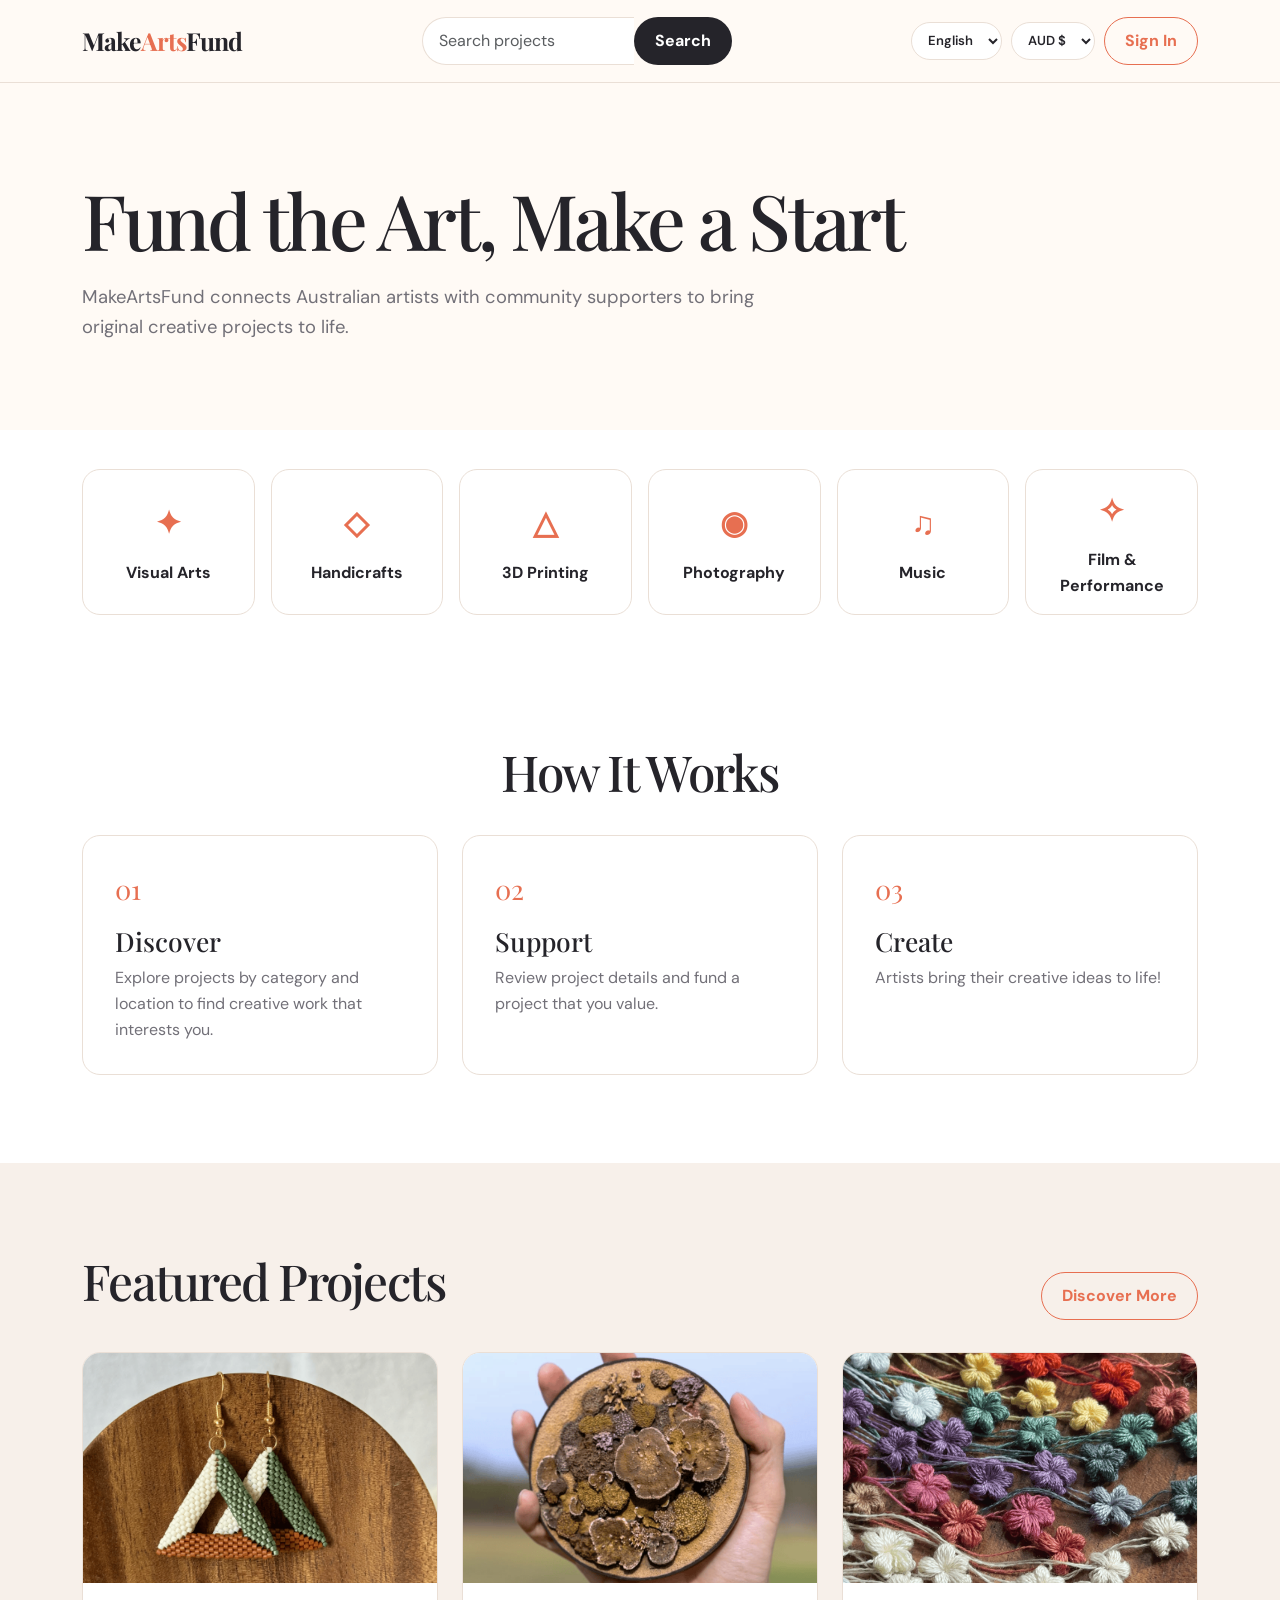
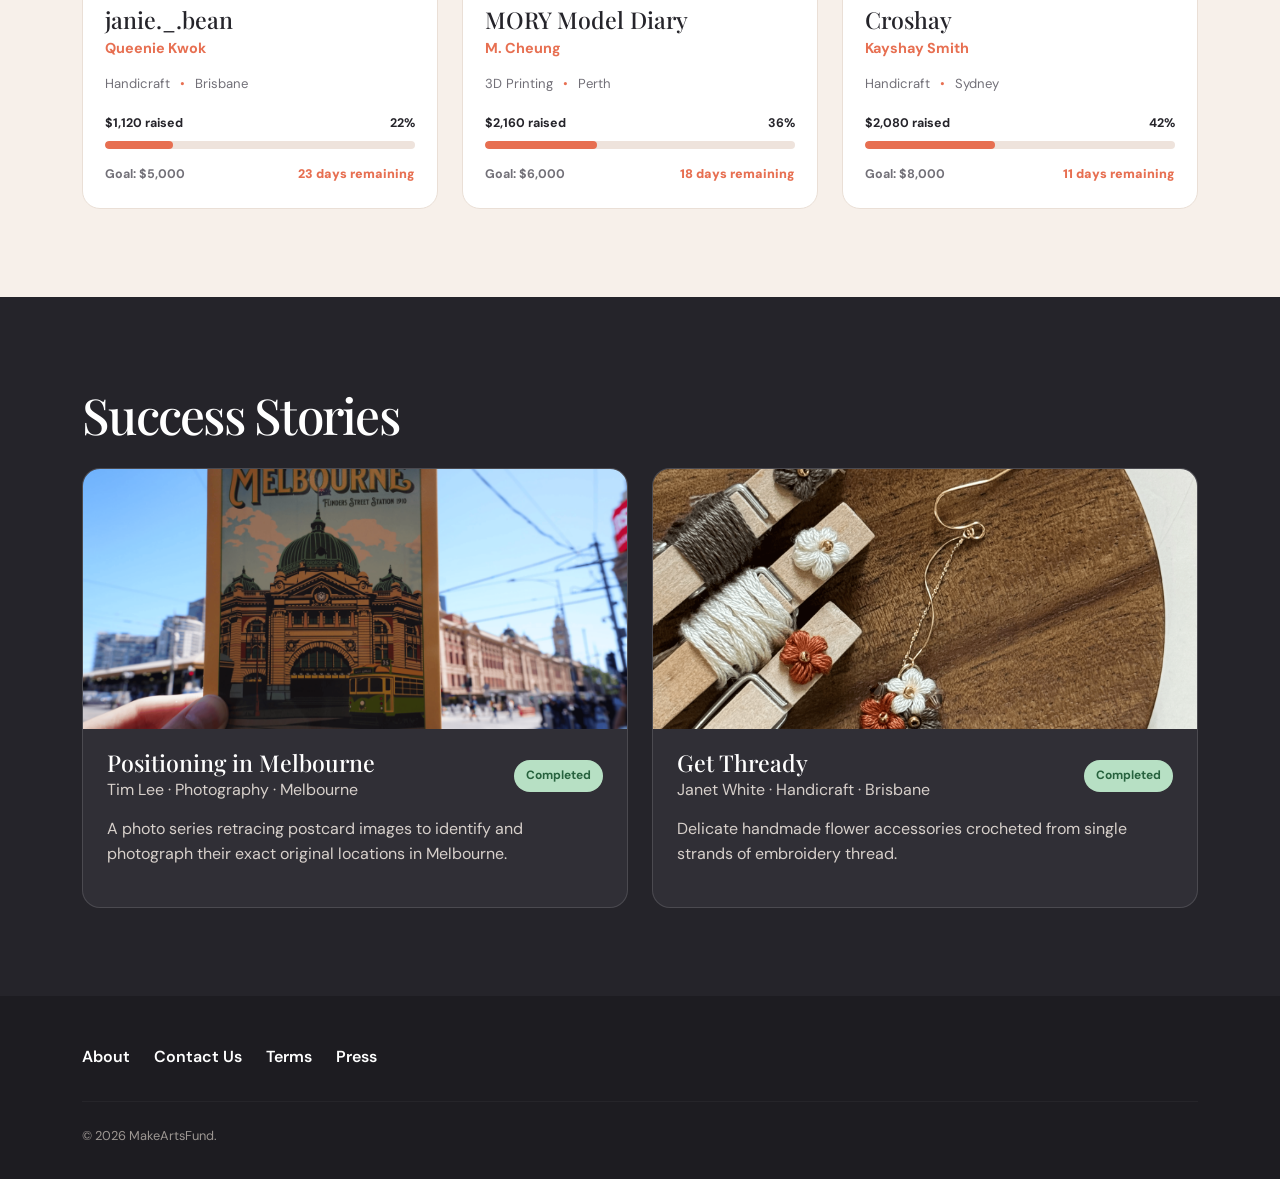
<file: 12876615_582_A1 4/index.html>
<!doctype html>
<html lang="en">
<head>
  <meta charset="utf-8">
  <meta name="viewport" content="width=device-width, initial-scale=1">
  <meta name="description" content="MakeArtsFund connects Australian artists with community supporters to bring original creative projects to life.">
  <title>MakeArtsFund | Fund the Art, Make a Start</title>

  <link href="https://cdn.jsdelivr.net/npm/bootstrap@5.3.3/dist/css/bootstrap.min.css" rel="stylesheet">
  <link rel="stylesheet" href="css/styles.css">
</head>

<body>
  <a class="skip-link" href="#main-content">Skip to main content</a>

  <!-- Nav header -->
  <header>
    <nav class="navbar navbar-expand-lg site-navbar" aria-label="Primary navigation">
      <div class="container">
        <a class="navbar-brand brand-mark" href="index.html">Make<span>Arts</span>Fund</a>

        <button class="navbar-toggler" type="button" data-bs-toggle="collapse" data-bs-target="#mainNav" aria-controls="mainNav" aria-expanded="false" aria-label="Toggle navigation">
          <span class="navbar-toggler-icon"></span>
        </button>

        <div class="collapse navbar-collapse" id="mainNav">
          <form class="search-form mx-lg-auto my-3 my-lg-0" role="search">
            <label class="visually-hidden" for="project-search">Search creative projects</label>
            <input id="project-search" class="form-control" type="search" placeholder="Search projects" aria-label="Search creative projects">
            <button class="btn btn-search" type="submit">Search</button>
          </form>

          <ul class="navbar-nav ms-lg-3 align-items-lg-center header-actions">
            <li class="nav-item">
              <label class="visually-hidden" for="language-select">Language</label>
              <select id="language-select" class="header-select" aria-label="Language">
                <option>English</option>
                <option>中文</option>
              </select>
            </li>
            <li class="nav-item">
              <label class="visually-hidden" for="currency-select">Currency</label>
              <select id="currency-select" class="header-select" aria-label="Currency">
                <option>AUD $</option>
                <option>USD $</option>
                <option>HKD $</option>
              </select>
            </li>
            <li class="nav-item">
              <a class="btn btn-outline-coral sign-in-button" href="#">Sign In</a>
            </li>
          </ul>
        </div>
      </div>
    </nav>
  </header>

  <main id="main-content">
    <!-- Hero section -->
    <section class="hero-section">
      <div class="container">
        <div class="row align-items-center">
          <div class="col-lg-8">
            <h1>Fund the Art, Make a Start</h1>
            <p class="hero-copy">
              MakeArtsFund connects Australian artists with community supporters to bring original creative projects to life.
            </p>
          </div>
        </div>
      </div>
    </section>

    <!-- Category -->
    <section id="categories" class="category-strip section-padding-sm bg-white" aria-label="Creative project categories">
      <div class="container">
        <div class="category-grid">
          <a href="#featured-projects" class="category-item"><span aria-hidden="true">✦</span>Visual Arts</a>
          <a href="#featured-projects" class="category-item"><span aria-hidden="true">◇</span>Handicrafts</a>
          <a href="#featured-projects" class="category-item"><span aria-hidden="true">△</span>3D Printing</a>
          <a href="#featured-projects" class="category-item"><span aria-hidden="true">◉</span>Photography</a>
          <a href="#featured-projects" class="category-item"><span aria-hidden="true">♫</span>Music</a>
          <a href="#featured-projects" class="category-item"><span aria-hidden="true">✧</span>Film &amp; Performance</a>
        </div>
      </div>
    </section>

    <!-- How work section -->
    <section id="how-it-works" class="section-padding bg-white">
      <div class="container">
        <div class="section-heading text-center">
          <h2>How It Works</h2>
        </div>

        <div class="row g-4 mt-2">
          <div class="col-md-4">
            <article class="step-card">
              <span class="step-number">01</span>
              <h3>Discover</h3>
              <p>Explore projects by category and location to find creative work that interests you.</p>
            </article>
          </div>
          <div class="col-md-4">
            <article class="step-card">
              <span class="step-number">02</span>
              <h3>Support</h3>
              <p>Review project details and fund a project that you value.</p>
            </article>
          </div>
          <div class="col-md-4">
            <article class="step-card">
              <span class="step-number">03</span>
              <h3>Create</h3>
              <p>Artists bring their creative ideas to life!</p>
            </article>
          </div>
        </div>
      </div>
    </section>

    <!-- Featured projects -->
    <section id="featured-projects" class="section-padding section-tint">
      <div class="container">
        <div class="featured-heading-row">
          <div class="section-heading mb-0">
            <h2>Featured Projects</h2>
          </div>
          <a class="btn btn-outline-coral" href="#featured-projects">Discover More</a>
        </div>

        <div class="row g-4 mt-2">
          <div class="col-md-6 col-lg-4">
            <a class="project-link" href="project-details.html">
              <article class="project-card h-100">
                <img class="project-image" src="img/janie._.bead.png" alt="Handmade beaded earrings from the janie._.bean project" loading="lazy">
                <div class="card-body">
                  <h3>janie._.bean</h3>
                  <p class="artist-name">Queenie Kwok</p>
                  <p class="project-meta">Handicraft <span>•</span> Brisbane</p>
                  <div class="progress-label"><span>$1,120 raised</span><span>22%</span></div>
                  <div class="progress" role="progressbar" aria-label="janie._.bean funding progress" aria-valuenow="22" aria-valuemin="0" aria-valuemax="100"><div class="progress-bar" style="width:22%"></div></div>
                  <div class="card-footer-info"><span>Goal: $5,000</span><strong>23 days remaining</strong></div>
                </div>
              </article>
            </a>
          </div>

          <div class="col-md-6 col-lg-4">
            <a class="project-link" href="project-details.html">
              <article class="project-card h-100">
                <img class="project-image" src="img/MORY-Model-Diary.png" alt="MORY Model Diary 3D printing project" loading="lazy">
                <div class="card-body">
                  <h3>MORY Model Diary</h3>
                  <p class="artist-name">M. Cheung</p>
                  <p class="project-meta">3D Printing <span>•</span> Perth</p>
                  <div class="progress-label"><span>$2,160 raised</span><span>36%</span></div>
                  <div class="progress" role="progressbar" aria-label="MORY Model Diary funding progress" aria-valuenow="36" aria-valuemin="0" aria-valuemax="100"><div class="progress-bar" style="width:36%"></div></div>
                  <div class="card-footer-info"><span>Goal: $6,000</span><strong>18 days remaining</strong></div>
                </div>
              </article>
            </a>
          </div>

          <div class="col-md-6 col-lg-4">
            <a class="project-link" href="project-details.html">
              <article class="project-card h-100">
                <img class="project-image" src="img/Croshay.png" alt="Colourful handmade crocheted flower accessories from the Croshay project" loading="lazy">
                <div class="card-body">
                  <h3>Croshay</h3>
                  <p class="artist-name">Kayshay Smith</p>
                  <p class="project-meta">Handicraft <span>•</span> Sydney</p>
                  <div class="progress-label"><span>$2,080 raised</span><span>42%</span></div>
                  <div class="progress" role="progressbar" aria-label="Croshay funding progress" aria-valuenow="42" aria-valuemin="0" aria-valuemax="100"><div class="progress-bar" style="width:42%"></div></div>
                  <div class="card-footer-info"><span>Goal: $8,000</span><strong>11 days remaining</strong></div>
                </div>
              </article>
            </a>
          </div>
        </div>
      </div>
    </section>

    <!-- Success Stories -->
    <section id="success-stories" class="section-padding success-section">
      <div class="container">
        <div class="section-heading mb-4">
          <h2>Success Stories</h2>
        </div>

        <div class="row g-4">
          <div class="col-md-6">
            <article class="success-card">
              <img class="success-image" src="img/Positioning-in-Melbourne.png" alt="Postcard artwork photographed at its original location in Melbourne" loading="lazy">
              <div class="success-content">
                <div>
                  <h3>Positioning in Melbourne</h3>
                  <p>Tim Lee · Photography · Melbourne</p>
                </div>
                <span class="completed-label">Completed</span>
              </div>
              <p>A photo series retracing postcard images to identify and photograph their exact original locations in Melbourne.</p>
            </article>
          </div>

          <div class="col-md-6">
            <article class="success-card">
              <img class="success-image" src="img/Get-Thready.png" alt="Delicate handmade flower accessories crocheted from embroidery thread" loading="lazy">
              <div class="success-content">
                <div>
                  <h3>Get Thready</h3>
                  <p>Janet White · Handicraft · Brisbane</p>
                </div>
                <span class="completed-label">Completed</span>
              </div>
              <p>Delicate handmade flower accessories crocheted from single strands of embroidery thread.</p>
            </article>
          </div>
        </div>
      </div>
    </section>
  </main>

  <!-- Footer -->
  <footer class="site-footer">
    <div class="container">
      <div class="footer-links-only">
        <a href="#">About</a>
        <a href="#">Contact Us</a>
        <a href="#">Terms</a>
        <a href="#">Press</a>
      </div>
      <hr>
      <p class="copyright mb-0">© 2026 MakeArtsFund.</p>
    </div>
  </footer>

  <script src="https://cdn.jsdelivr.net/npm/bootstrap@5.3.3/dist/js/bootstrap.bundle.min.js"></script>
</body>
</html>
</file>
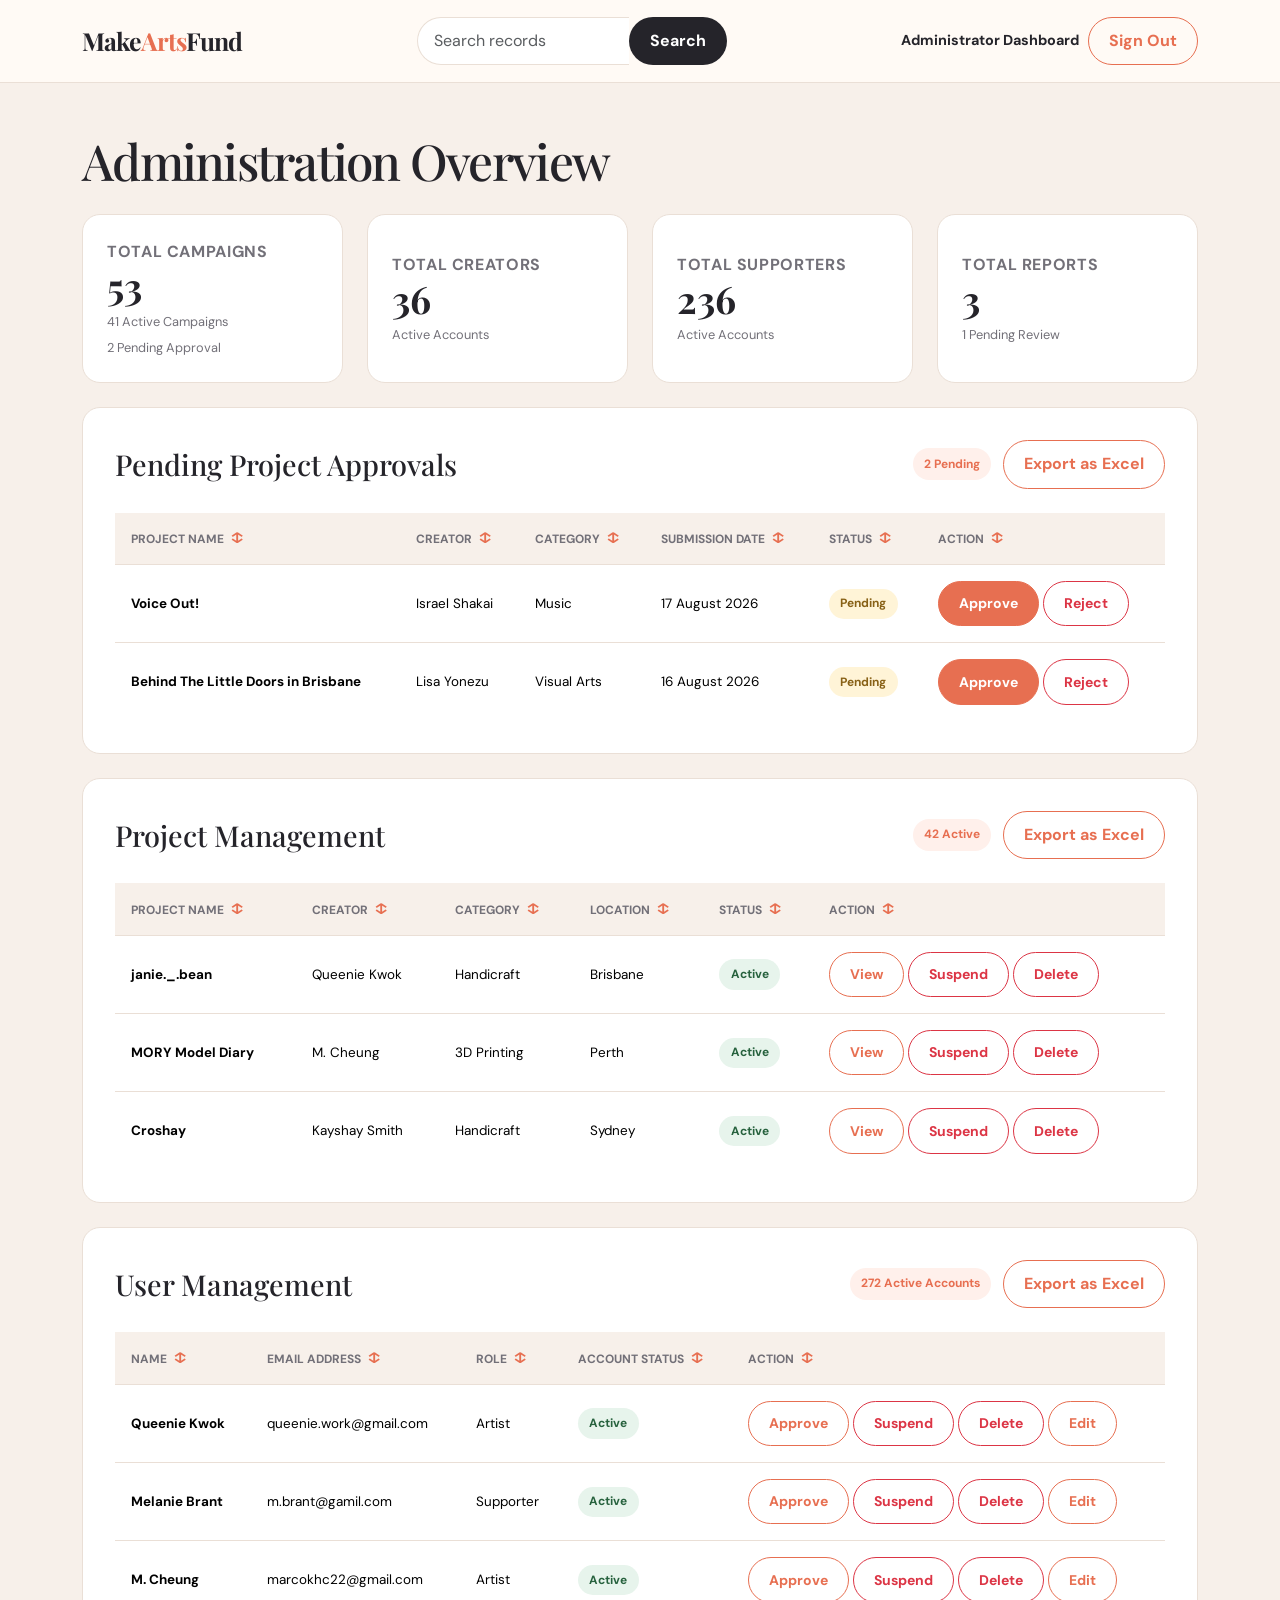
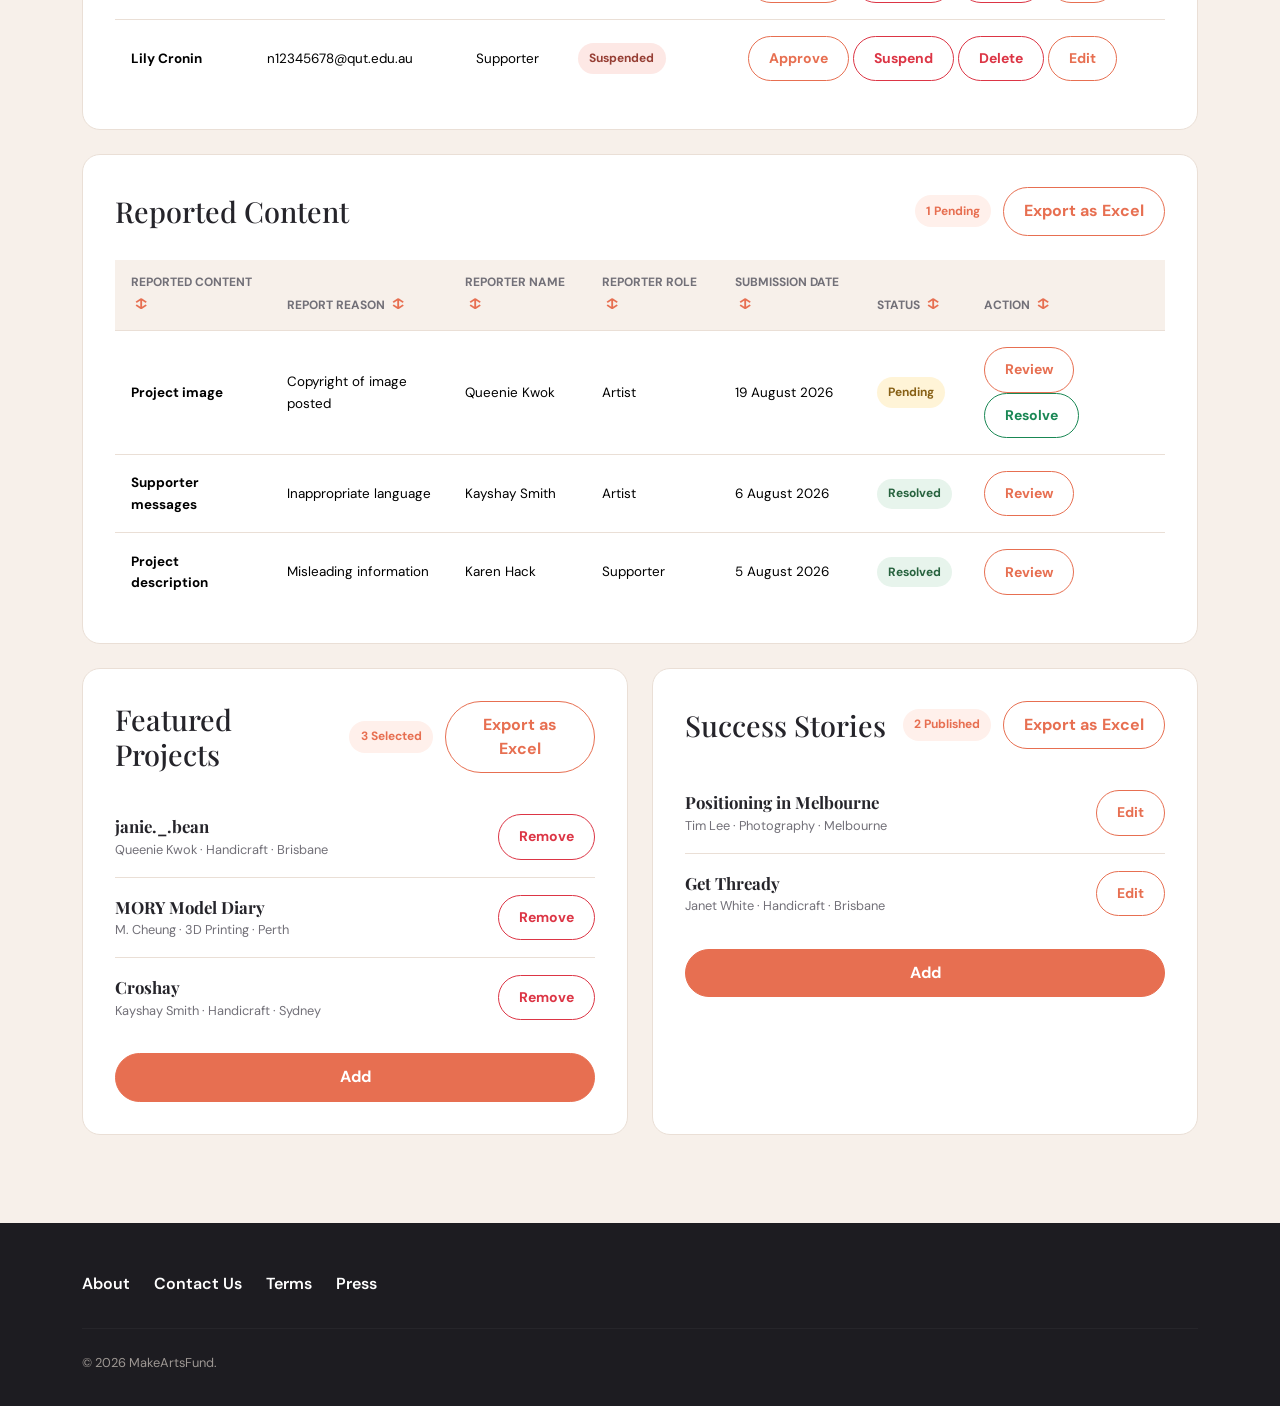
<file: 12876615_582_A1 4/admin_dashboard.html>
<!doctype html>
<html lang="en">
<head>
  <meta charset="utf-8">
  <meta name="viewport" content="width=device-width, initial-scale=1">
  <meta name="description" content="Administrator dashboard for managing MakeArtsFund campaigns, accounts and reported content.">
  <title>Administrator Dashboard | MakeArtsFund</title>

  <link href="https://cdn.jsdelivr.net/npm/bootstrap@5.3.3/dist/css/bootstrap.min.css" rel="stylesheet">
  <link rel="stylesheet" href="css/styles.css">
</head>

<body>
  <a class="skip-link" href="#main-content">Skip to main content</a>

  <!-- New Header 3.0-->
  <header>
    <nav class="navbar navbar-expand-lg site-navbar" aria-label="Administrator navigation">
      <div class="container">
        <a class="navbar-brand brand-mark" href="index.html">
          Make<span>Arts</span>Fund
        </a>

        <button class="navbar-toggler" type="button" data-bs-toggle="collapse" data-bs-target="#adminNav" aria-controls="adminNav" aria-expanded="false" aria-label="Toggle navigation">
          <span class="navbar-toggler-icon"></span>
        </button>

        <div class="collapse navbar-collapse" id="adminNav">
          <form class="search-form mx-lg-auto my-3 my-lg-0" role="search">
            <label class="visually-hidden" for="admin-search">Search dashboard records</label>
            <input id="admin-search" class="form-control" type="search" placeholder="Search records" aria-label="Search dashboard records">
            <button class="btn btn-search" type="submit">Search</button>
          </form>

          <ul class="navbar-nav ms-lg-3 align-items-lg-center header-actions">
            <li class="nav-item"><span class="dashboard-role">Administrator Dashboard</span></li>
            <li class="nav-item"><a class="btn btn-outline-coral sign-in-button" href="#">Sign Out</a></li>
          </ul>
        </div>
      </div>
    </nav>
  </header>

  <main id="main-content">
    <section class="admin-dashboard-section">
      <div class="container">

        <!-- Admin Overview -->
        <section id="administration-overview" class="mb-4" aria-labelledby="overview-heading">
          <div class="section-heading mb-4">
            <h1 id="overview-heading">Administration Overview</h1>
          </div>

          <div class="row g-4">
            <div class="col-sm-6 col-xl-3">
              <a class="admin-stat-link" href="#pending-approvals">
                <article class="admin-stat-card">
                  <span class="admin-stat-label">Total campaigns</span>
                  <strong class="admin-stat-value">53</strong>
                  <span class="admin-stat-note">41 Active Campaigns</span>
                  <span class="admin-stat-note">2 Pending Approval</span>
                </article>
              </a>
            </div>

            <div class="col-sm-6 col-xl-3">
              <a class="admin-stat-link" href="#user-management">
                <article class="admin-stat-card">
                  <span class="admin-stat-label">Total creators</span>
                  <strong class="admin-stat-value">36</strong>
                  <span class="admin-stat-note">Active Accounts</span>
                </article>
              </a>
            </div>

            <div class="col-sm-6 col-xl-3">
              <a class="admin-stat-link" href="#user-management">
                <article class="admin-stat-card">
                  <span class="admin-stat-label">Total supporters</span>
                  <strong class="admin-stat-value">236</strong>
                  <span class="admin-stat-note">Active Accounts</span>
                </article>
              </a>
            </div>

            <div class="col-sm-6 col-xl-3">
              <a class="admin-stat-link" href="#reported-content">
                <article class="admin-stat-card">
                  <span class="admin-stat-label">Total reports</span>
                  <strong class="admin-stat-value">3</strong>
                  <span class="admin-stat-note">1 Pending Review</span>
                </article>
              </a>
            </div>
          </div>
        </section>

        <!-- Pending Proj Approvals -->
        <section id="pending-approvals" class="admin-panel mb-4" aria-labelledby="approvals-heading">
          <div class="admin-panel-heading">
            <h2 id="approvals-heading">Pending Project Approvals</h2>

            <div class="admin-heading-actions">
              <span class="admin-count-badge">2 Pending</span>
              <button class="btn btn-outline-coral" type="button">Export as Excel</button>
            </div>
          </div>

          <div class="table-responsive">
            <table class="table admin-table align-middle">
              <caption class="visually-hidden">Campaigns awaiting approval</caption>
              <thead>
                <tr>
                  <th scope="col">Project name <span class="sort-indicator">↕</span></th>
                  <th scope="col">Creator <span class="sort-indicator">↕</span></th>
                  <th scope="col">Category <span class="sort-indicator">↕</span></th>
                  <th scope="col">Submission date <span class="sort-indicator">↕</span></th>
                  <th scope="col">Status <span class="sort-indicator">↕</span></th>
                  <th scope="col">Action <span class="sort-indicator">↕</span></th>
                </tr>
              </thead>
              <tbody>
                <tr>
                  <th scope="row">Voice Out!</th>
                  <td>Israel Shakai</td>
                  <td>Music</td>
                  <td>17 August 2026</td>
                  <td><span class="table-status status-pending">Pending</span></td>
                  <td><button class="btn btn-sm btn-coral" type="button">Approve</button> <button class="btn btn-sm btn-outline-danger" type="button">Reject</button></td>
                </tr>
                <tr>
                  <th scope="row">Behind The Little Doors in Brisbane</th>
                  <td>Lisa Yonezu</td>
                  <td>Visual Arts</td>
                  <td>16 August 2026</td>
                  <td><span class="table-status status-pending">Pending</span></td>
                  <td><button class="btn btn-sm btn-coral" type="button">Approve</button> <button class="btn btn-sm btn-outline-danger" type="button">Reject</button></td>
                </tr>
              </tbody>
            </table>
          </div>
        </section>

        <!-- Proj Manage-->
        <section id="project-management" class="admin-panel mb-4" aria-labelledby="project-management-heading">
          <div class="admin-panel-heading">
            <h2 id="project-management-heading">Project Management</h2>

            <div class="admin-heading-actions">
              <span class="admin-count-badge">42 Active</span>
              <button class="btn btn-outline-coral" type="button">Export as Excel</button>
            </div>
          </div>

          <div class="table-responsive">
            <table class="table admin-table align-middle">
              <caption class="visually-hidden">Active projects</caption>
              <thead>
                <tr>
                  <th scope="col">Project name <span class="sort-indicator">↕</span></th>
                  <th scope="col">Creator <span class="sort-indicator">↕</span></th>
                  <th scope="col">Category <span class="sort-indicator">↕</span></th>
                  <th scope="col">Location <span class="sort-indicator">↕</span></th>
                  <th scope="col">Status <span class="sort-indicator">↕</span></th>
                  <th scope="col">Action <span class="sort-indicator">↕</span></th>
                </tr>
              </thead>
              <tbody>
                <tr>
                  <th scope="row">janie._.bean</th>
                  <td>Queenie Kwok</td>
                  <td>Handicraft</td>
                  <td>Brisbane</td>
                  <td><span class="table-status status-active">Active</span></td>
                  <td><button class="btn btn-sm btn-outline-coral" type="button">View</button> <button class="btn btn-sm btn-outline-danger" type="button">Suspend</button> <button class="btn btn-sm btn-outline-danger" type="button">Delete</button></td>
                </tr>
                <tr>
                  <th scope="row">MORY Model Diary</th>
                  <td>M. Cheung</td>
                  <td>3D Printing</td>
                  <td>Perth</td>
                  <td><span class="table-status status-active">Active</span></td>
                  <td><button class="btn btn-sm btn-outline-coral" type="button">View</button> <button class="btn btn-sm btn-outline-danger" type="button">Suspend</button> <button class="btn btn-sm btn-outline-danger" type="button">Delete</button></td>
                </tr>
                <tr>
                  <th scope="row">Croshay</th>
                  <td>Kayshay Smith</td>
                  <td>Handicraft</td>
                  <td>Sydney</td>
                  <td><span class="table-status status-active">Active</span></td>
                  <td><button class="btn btn-sm btn-outline-coral" type="button">View</button> <button class="btn btn-sm btn-outline-danger" type="button">Suspend</button> <button class="btn btn-sm btn-outline-danger" type="button">Delete</button></td>
                </tr>
              </tbody>
            </table>
          </div>
        </section>

        <!-- User Manage -->
        <section id="user-management" class="admin-panel mb-4" aria-labelledby="user-management-heading">
          <div class="admin-panel-heading">
            <h2 id="user-management-heading">User Management</h2>

            <div class="admin-heading-actions">
              <span class="admin-count-badge">272 Active Accounts</span>
              <button class="btn btn-outline-coral" type="button">Export as Excel</button>
            </div>
          </div>

          <div class="table-responsive">
            <table class="table admin-table align-middle">
              <caption class="visually-hidden">Registered user accounts</caption>
              <thead>
                <tr>
                  <th scope="col">Name <span class="sort-indicator">↕</span></th>
                  <th scope="col">Email address <span class="sort-indicator">↕</span></th>
                  <th scope="col">Role <span class="sort-indicator">↕</span></th>
                  <th scope="col">Account status <span class="sort-indicator">↕</span></th>
                  <th scope="col">Action <span class="sort-indicator">↕</span></th>
                </tr>
              </thead>
              <tbody>
                <tr><th scope="row">Queenie Kwok</th><td>queenie.work@gmail.com</td><td>Artist</td><td><span class="table-status status-active">Active</span></td><td><button class="btn btn-sm btn-outline-coral">Approve</button> <button class="btn btn-sm btn-outline-danger">Suspend</button> <button class="btn btn-sm btn-outline-danger">Delete</button> <button class="btn btn-sm btn-outline-coral">Edit</button></td></tr>
                <tr><th scope="row">Melanie Brant</th><td>m.brant@gamil.com</td><td>Supporter</td><td><span class="table-status status-active">Active</span></td><td><button class="btn btn-sm btn-outline-coral">Approve</button> <button class="btn btn-sm btn-outline-danger">Suspend</button> <button class="btn btn-sm btn-outline-danger">Delete</button> <button class="btn btn-sm btn-outline-coral">Edit</button></td></tr>
                <tr><th scope="row">M. Cheung</th><td>marcokhc22@gmail.com</td><td>Artist</td><td><span class="table-status status-active">Active</span></td><td><button class="btn btn-sm btn-outline-coral">Approve</button> <button class="btn btn-sm btn-outline-danger">Suspend</button> <button class="btn btn-sm btn-outline-danger">Delete</button> <button class="btn btn-sm btn-outline-coral">Edit</button></td></tr>
                <tr><th scope="row">Lily Cronin</th><td>n12345678@qut.edu.au</td><td>Supporter</td><td><span class="table-status status-suspended">Suspended</span></td><td><button class="btn btn-sm btn-outline-coral">Approve</button> <button class="btn btn-sm btn-outline-danger">Suspend</button> <button class="btn btn-sm btn-outline-danger">Delete</button> <button class="btn btn-sm btn-outline-coral">Edit</button></td></tr>
              </tbody>
            </table>
          </div>
        </section>

        <!-- Reported Content -->
        <section id="reported-content" class="admin-panel mb-4" aria-labelledby="reported-content-heading">
          <div class="admin-panel-heading">
            <h2 id="reported-content-heading">Reported Content</h2>

            <div class="admin-heading-actions">
              <span class="admin-count-badge">1 Pending</span>
              <button class="btn btn-outline-coral" type="button">Export as Excel</button>
            </div>
          </div>

          <div class="table-responsive">
            <table class="table admin-table align-middle">
              <caption class="visually-hidden">Reported content records</caption>
              <thead>
                <tr>
                  <th scope="col">Reported content <span class="sort-indicator">↕</span></th>
                  <th scope="col">Report reason <span class="sort-indicator">↕</span></th>
                  <th scope="col">Reporter Name <span class="sort-indicator">↕</span></th>
                  <th scope="col">Reporter Role <span class="sort-indicator">↕</span></th>
                  <th scope="col">Submission date <span class="sort-indicator">↕</span></th>
                  <th scope="col">Status <span class="sort-indicator">↕</span></th>
                  <th scope="col">Action <span class="sort-indicator">↕</span></th>
                </tr>
              </thead>
              <tbody>
                <tr><th scope="row">Project image</th><td>Copyright of image posted</td><td>Queenie Kwok</td><td>Artist</td><td>19 August 2026</td><td><span class="table-status status-pending">Pending</span></td><td><button class="btn btn-sm btn-outline-coral">Review</button> <button class="btn btn-sm btn-outline-success">Resolve</button></td></tr>
                <tr><th scope="row">Supporter messages</th><td>Inappropriate language</td><td>Kayshay Smith</td><td>Artist</td><td>6 August 2026</td><td><span class="table-status status-resolved">Resolved</span></td><td><button class="btn btn-sm btn-outline-coral">Review</button></td></tr>
                <tr><th scope="row">Project description</th><td>Misleading information</td><td>Karen Hack</td><td>Supporter</td><td>5 August 2026</td><td><span class="table-status status-resolved">Resolved</span></td><td><button class="btn btn-sm btn-outline-coral">Review</button></td></tr>
              </tbody>
            </table>
          </div>
        </section>

        <!-- Homepage content manage -->
        <div class="row g-4">
          <div class="col-lg-6">
            <section id="featured-projects-management" class="admin-panel h-100" aria-labelledby="featured-heading">
              <div class="admin-panel-heading">
                <h2 id="featured-heading">Featured Projects</h2>
                <div class="admin-heading-actions"><span class="admin-count-badge">3 Selected</span><button class="btn btn-outline-coral" type="button">Export as Excel</button></div>
              </div>
              <div class="homepage-project-item"><div><strong>janie._.bean</strong><span>Queenie Kwok · Handicraft · Brisbane</span></div><button class="btn btn-sm btn-outline-danger">Remove</button></div>
              <div class="homepage-project-item"><div><strong>MORY Model Diary</strong><span>M. Cheung · 3D Printing · Perth</span></div><button class="btn btn-sm btn-outline-danger">Remove</button></div>
              <div class="homepage-project-item"><div><strong>Croshay</strong><span>Kayshay Smith · Handicraft · Sydney</span></div><button class="btn btn-sm btn-outline-danger">Remove</button></div>
              <button class="btn btn-coral w-100 mt-3" type="button">Add</button>
            </section>
          </div>

          <div class="col-lg-6">
            <section id="success-stories-management" class="admin-panel h-100" aria-labelledby="success-heading">
              <div class="admin-panel-heading">
                <h2 id="success-heading">Success Stories</h2>
                <div class="admin-heading-actions"><span class="admin-count-badge">2 Published</span><button class="btn btn-outline-coral" type="button">Export as Excel</button></div>
              </div>
              <div class="homepage-project-item"><div><strong>Positioning in Melbourne</strong><span>Tim Lee · Photography · Melbourne</span></div><button class="btn btn-sm btn-outline-coral">Edit</button></div>
              <div class="homepage-project-item"><div><strong>Get Thready</strong><span>Janet White · Handicraft · Brisbane</span></div><button class="btn btn-sm btn-outline-coral">Edit</button></div>
              <button class="btn btn-coral w-100 mt-3" type="button">Add</button>
            </section>
          </div>
        </div>
      </div>
    </section>
  </main>

  <!-- footer -->
  <footer class="site-footer">
    <div class="container">
      <div class="footer-links-only">
        <a href="#">About</a>
        <a href="#">Contact Us</a>
        <a href="#">Terms</a>
        <a href="#">Press</a>
      </div>
      <hr>
      <p class="copyright mb-0">© 2026 MakeArtsFund.</p>
    </div>
  </footer>

  <script src="https://cdn.jsdelivr.net/npm/bootstrap@5.3.3/dist/js/bootstrap.bundle.min.js"></script>
</body>
</html>
</file>
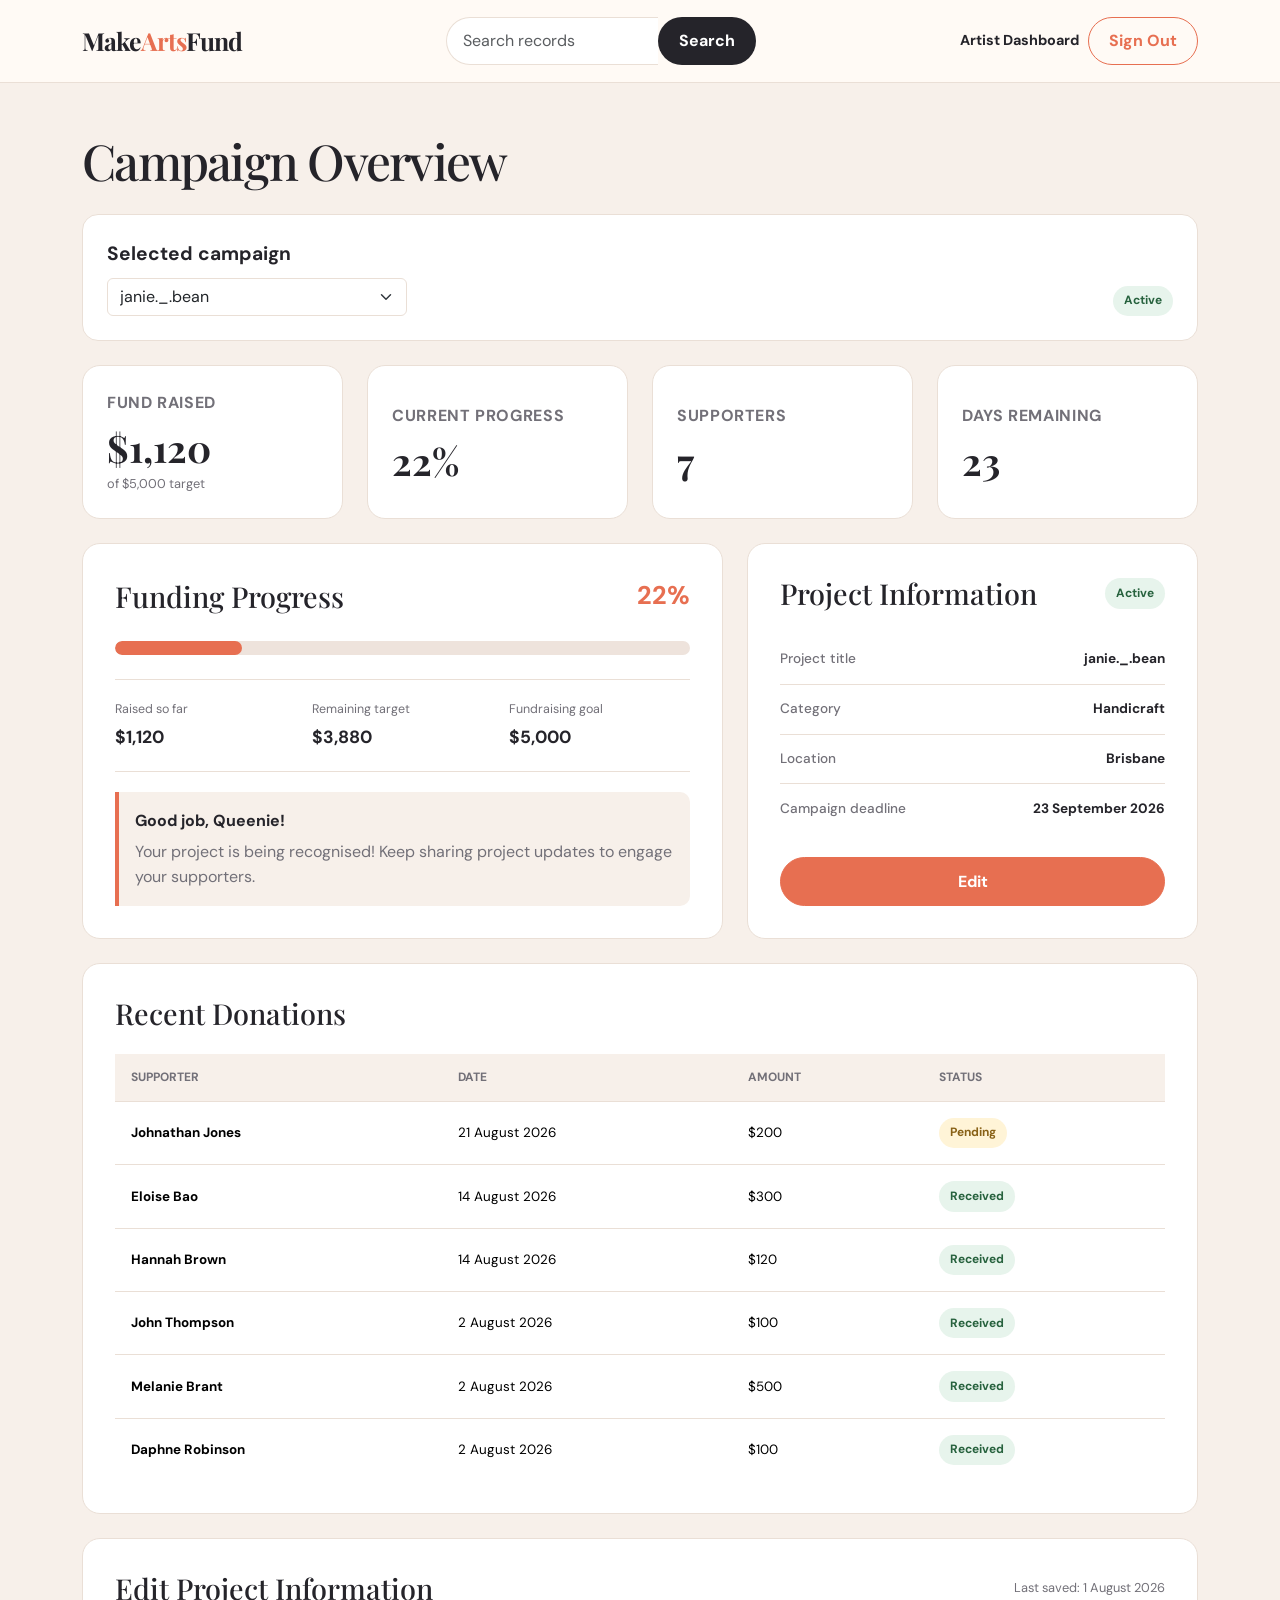
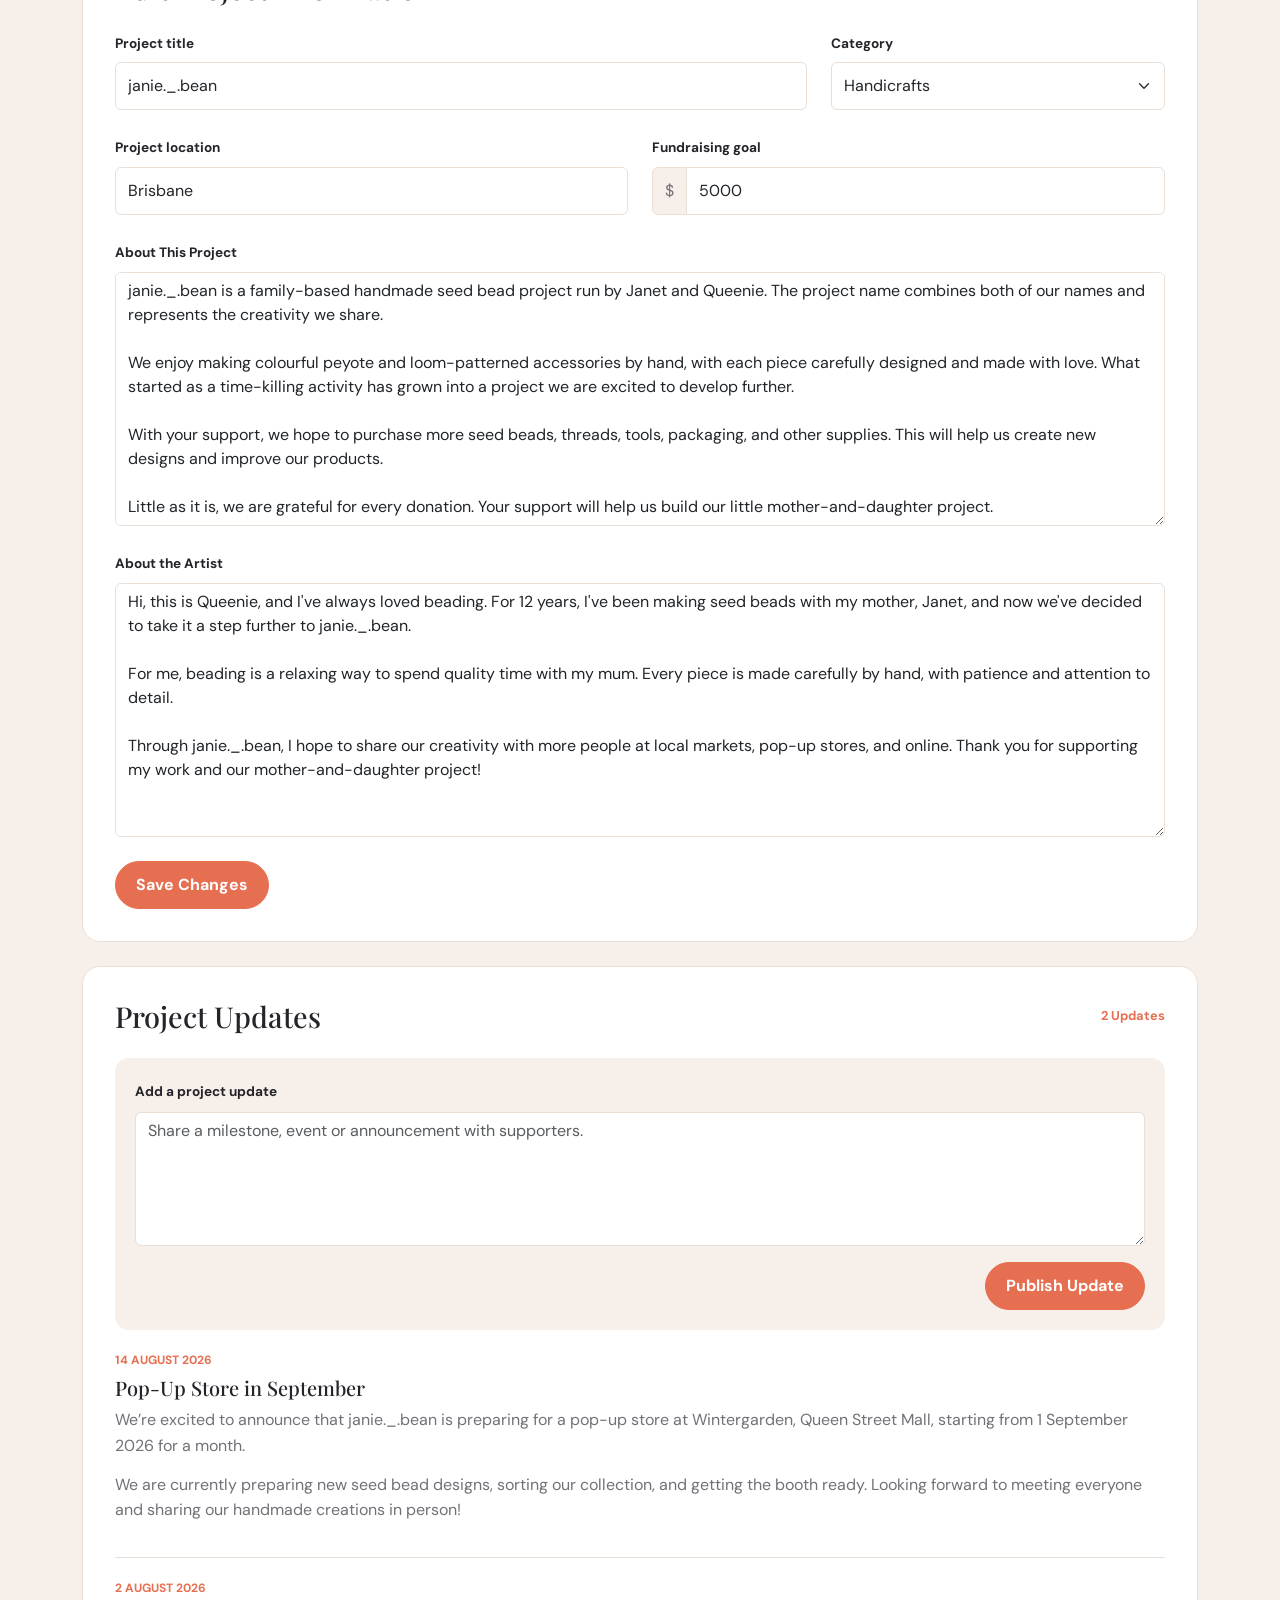
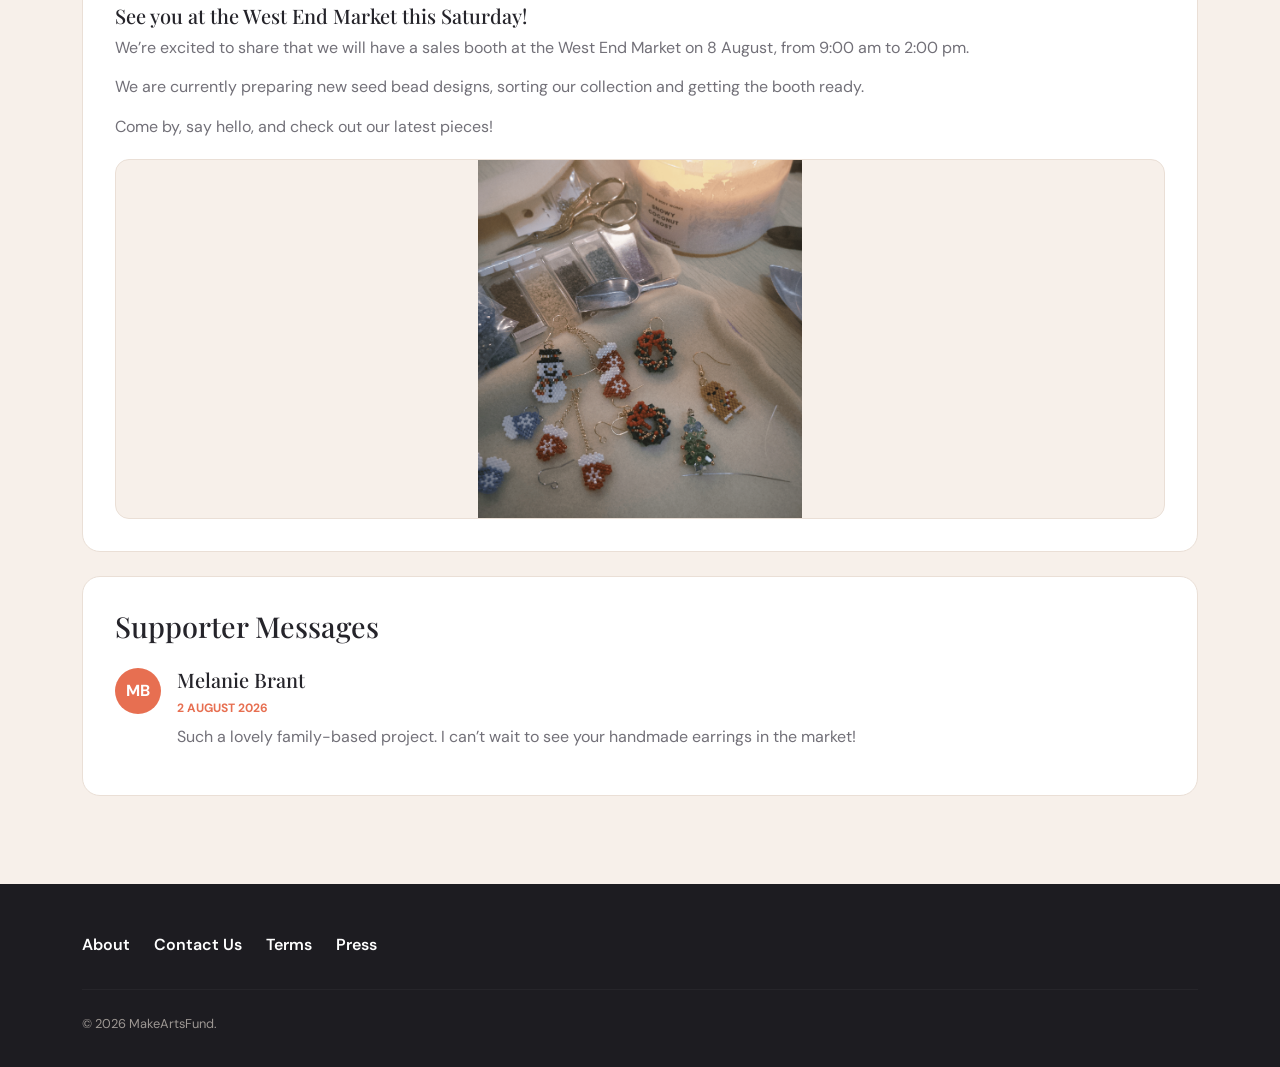
<file: 12876615_582_A1 4/campaign.html>
<!doctype html>
<html lang="en">
<head>
  <meta charset="utf-8">
  <meta name="viewport" content="width=device-width, initial-scale=1">
  <meta name="description" content="Artist dashboard for managing the janie._.bean campaign on MakeArtsFund.">
  <title>Campaign Overview | MakeArtsFund</title>
  <link href="https://cdn.jsdelivr.net/npm/bootstrap@5.3.3/dist/css/bootstrap.min.css" rel="stylesheet">
  <link rel="stylesheet" href="css/styles.css">
</head>
<body>
  <a class="skip-link" href="#main-content">Skip to main content</a>

  <!-- New Header 2.0 -->
  <header>
    <nav class="navbar navbar-expand-lg site-navbar" aria-label="Artist dashboard navigation">
      <div class="container">
        <a class="navbar-brand brand-mark" href="index.html">Make<span>Arts</span>Fund</a>
        <button class="navbar-toggler" type="button" data-bs-toggle="collapse" data-bs-target="#dashboardNav" aria-controls="dashboardNav" aria-expanded="false" aria-label="Toggle navigation"><span class="navbar-toggler-icon"></span></button>
        <div class="collapse navbar-collapse" id="dashboardNav">
          <form class="search-form mx-lg-auto my-3 my-lg-0" role="search">
            <label class="visually-hidden" for="dashboard-search">Search dashboard records</label>
            <input id="dashboard-search" class="form-control" type="search" placeholder="Search records" aria-label="Search dashboard records">
            <button class="btn btn-search" type="submit">Search</button>
          </form>
          <ul class="navbar-nav ms-lg-3 align-items-lg-center header-actions">
            <li class="nav-item"><span class="dashboard-role">Artist Dashboard</span></li>
            <li class="nav-item"><a class="btn btn-outline-coral sign-in-button" href="#">Sign Out</a></li>
          </ul>
        </div>
      </div>
    </nav>
  </header>

  <main id="main-content">
    <section class="dashboard-section">
      <div class="container">
        <!-- Campaign Overview -->
        <div class="section-heading campaign-overview-heading">
          <h1>Campaign Overview</h1>
        </div>

        <!-- Select Campaign -->
        <div class="dashboard-toolbar mb-4">
          <div class="campaign-selection">
            <label class="form-label" for="campaign-selector">Selected campaign</label>
            <select id="campaign-selector" class="form-select campaign-selector"><option selected>janie._.bean</option></select>
          </div>
          <span class="status-badge status-active">Active</span>
        </div>

        <!-- Campaign stat -->
        <div class="row g-4 mb-4">
          <div class="col-sm-6 col-xl-3"><article class="stat-card stat-card-emphasis"><span class="stat-label">Fund raised</span><strong class="stat-value">$1,120</strong><span class="stat-note">of $5,000 target</span></article></div>
          <div class="col-sm-6 col-xl-3"><article class="stat-card stat-card-emphasis"><span class="stat-label">Current progress</span><strong class="stat-value">22%</strong></article></div>
          <div class="col-sm-6 col-xl-3"><article class="stat-card stat-card-emphasis"><span class="stat-label">Supporters</span><strong class="stat-value">7</strong></article></div>
          <div class="col-sm-6 col-xl-3"><article class="stat-card stat-card-emphasis"><span class="stat-label">Days remaining</span><strong class="stat-value">23</strong></article></div>
        </div>

        <!-- Funding progress wif bar n info -->
        <div class="row g-4 mb-4">
          <div class="col-lg-7"><section class="dashboard-panel h-100" aria-labelledby="progress-heading"><div class="panel-heading-row"><h2 id="progress-heading">Funding Progress</h2><span class="percentage-label">22%</span></div><div class="progress campaign-progress" role="progressbar" aria-label="janie._.bean funding progress" aria-valuenow="22" aria-valuemin="0" aria-valuemax="100"><div class="progress-bar" style="width:22%"></div></div><div class="funding-breakdown"><div><span>Raised so far</span><strong>$1,120</strong></div><div><span>Remaining target</span><strong>$3,880</strong></div><div><span>Fundraising goal</span><strong>$5,000</strong></div></div><div class="campaign-message"><strong>Good job, Queenie!</strong><p>Your project is being recognised! Keep sharing project updates to engage your supporters.</p></div></section></div>
          <div class="col-lg-5"><section class="dashboard-panel h-100" aria-labelledby="project-information-heading"><div class="panel-heading-row"><h2 id="project-information-heading">Project Information</h2><span class="status-badge status-active">Active</span></div><dl class="campaign-details-list"><div><dt>Project title</dt><dd>janie._.bean</dd></div><div><dt>Category</dt><dd>Handicraft</dd></div><div><dt>Location</dt><dd>Brisbane</dd></div><div><dt>Campaign deadline</dt><dd>23 September 2026</dd></div></dl><a class="btn btn-coral w-100" href="#edit-project-information">Edit</a></section></div>
        </div>

        <!-- Recent donations -->
        <section class="dashboard-panel mb-4" aria-labelledby="donations-heading"><div class="panel-heading-row"><h2 id="donations-heading">Recent Donations</h2></div><div class="table-responsive"><table class="table dashboard-table align-middle"><caption class="visually-hidden">Recent donations for janie._.bean</caption><thead><tr><th scope="col">Supporter</th><th scope="col">Date</th><th scope="col">Amount</th><th scope="col">Status</th></tr></thead><tbody><tr><th scope="row">Johnathan Jones</th><td>21 August 2026</td><td>$200</td><td><span class="table-status status-pending">Pending</span></td></tr><tr><th scope="row">Eloise Bao</th><td>14 August 2026</td><td>$300</td><td><span class="table-status status-received">Received</span></td></tr><tr><th scope="row">Hannah Brown</th><td>14 August 2026</td><td>$120</td><td><span class="table-status status-received">Received</span></td></tr><tr><th scope="row">John Thompson</th><td>2 August 2026</td><td>$100</td><td><span class="table-status status-received">Received</span></td></tr><tr><th scope="row">Melanie Brant</th><td>2 August 2026</td><td>$500</td><td><span class="table-status status-received">Received</span></td></tr><tr><th scope="row">Daphne Robinson</th><td>2 August 2026</td><td>$100</td><td><span class="table-status status-received">Received</span></td></tr></tbody></table></div></section>

        <!-- Edit project info -->
        <section id="edit-project-information" class="dashboard-panel mb-4" aria-labelledby="edit-project-heading"><div class="panel-heading-row"><h2 id="edit-project-heading">Edit Project Information</h2><span class="panel-note">Last saved: 1 August 2026</span></div><form><div class="row g-4"><div class="col-md-8"><label class="form-label" for="project-title">Project title</label><input id="project-title" class="form-control" type="text" value="janie._.bean"></div><div class="col-md-4"><label class="form-label" for="project-category">Category</label><select id="project-category" class="form-select"><option selected>Handicrafts</option><option>Visual Arts</option><option>3D Printing</option><option>Photography</option><option>Music</option><option>Film &amp; Performance</option></select></div><div class="col-md-6"><label class="form-label" for="project-location">Project location</label><input id="project-location" class="form-control" type="text" value="Brisbane"></div><div class="col-md-6"><label class="form-label" for="funding-goal">Fundraising goal</label><div class="input-group"><span class="input-group-text">$</span><input id="funding-goal" class="form-control" type="number" value="5000" min="1"></div></div><div class="col-12"><label class="form-label" for="project-description">About This Project</label><textarea id="project-description" class="form-control" rows="10">janie._.bean is a family-based handmade seed bead project run by Janet and Queenie. The project name combines both of our names and represents the creativity we share.

We enjoy making colourful peyote and loom-patterned accessories by hand, with each piece carefully designed and made with love. What started as a time-killing activity has grown into a project we are excited to develop further.

With your support, we hope to purchase more seed beads, threads, tools, packaging, and other supplies. This will help us create new designs and improve our products.

Little as it is, we are grateful for every donation. Your support will help us build our little mother-and-daughter project.

Thank you for supporting janie._.bean!</textarea></div><div class="col-12"><label class="form-label" for="artist-introduction">About the Artist</label><textarea id="artist-introduction" class="form-control" rows="10">Hi, this is Queenie, and I've always loved beading. For 12 years, I've been making seed beads with my mother, Janet, and now we've decided to take it a step further to janie._.bean.

For me, beading is a relaxing way to spend quality time with my mum. Every piece is made carefully by hand, with patience and attention to detail.

Through janie._.bean, I hope to share our creativity with more people at local markets, pop-up stores, and online. Thank you for supporting my work and our mother-and-daughter project!</textarea></div><div class="col-12"><button class="btn btn-coral" type="submit">Save Changes</button></div></div></form></section>

        <!-- Project updates -->
        <section class="dashboard-panel mb-4" aria-labelledby="updates-heading"><div class="panel-heading-row"><h2 id="updates-heading">Project Updates</h2><span class="update-count">2 Updates</span></div><div class="update-editor"><label class="form-label" for="new-update">Add a project update</label><textarea id="new-update" class="form-control" rows="5" placeholder="Share a milestone, event or announcement with supporters."></textarea><div class="d-flex justify-content-end mt-3"><button class="btn btn-coral" type="button">Publish Update</button></div></div><div class="updates-list"><article class="update-item"><div class="update-date">14 August 2026</div><h3>Pop-Up Store in September</h3><p>We’re excited to announce that janie._.bean is preparing for a pop-up store at Wintergarden, Queen Street Mall, starting from 1 September 2026 for a month.</p><p>We are currently preparing new seed bead designs, sorting our collection, and getting the booth ready. Looking forward to meeting everyone and sharing our handmade creations in person!</p></article><article class="update-item"><div class="update-date">2 August 2026</div><h3>See you at the West End Market this Saturday!</h3><p>We’re excited to share that we will have a sales booth at the West End Market on 8 August, from 9:00 am to 2:00 pm.</p><p>We are currently preparing new seed bead designs, sorting our collection and getting the booth ready.</p><p>Come by, say hello, and check out our latest pieces!</p><img class="update-image" src="img/Market.png" alt="janie._.bean booth at the West End Market" loading="lazy"></article></div></section>

        <!-- Supporter msg -->
        <section class="dashboard-panel" aria-labelledby="messages-heading"><div class="panel-heading-row"><h2 id="messages-heading">Supporter Messages</h2></div><div class="supporter-message"><div class="message-avatar">MB</div><div><h3>Melanie Brant</h3><div class="message-date">2 August 2026</div><p>Such a lovely family-based project. I can’t wait to see your handmade earrings in the market!</p></div></div></section>
      </div>
    </section>
  </main>

  <!-- Footer -->
  <footer class="site-footer"><div class="container"><div class="footer-links-only"><a href="#">About</a><a href="#">Contact Us</a><a href="#">Terms</a><a href="#">Press</a></div><hr><p class="copyright mb-0">© 2026 MakeArtsFund.</p></div></footer>
  <script src="https://cdn.jsdelivr.net/npm/bootstrap@5.3.3/dist/js/bootstrap.bundle.min.js"></script>
</body>
</html>
</file>
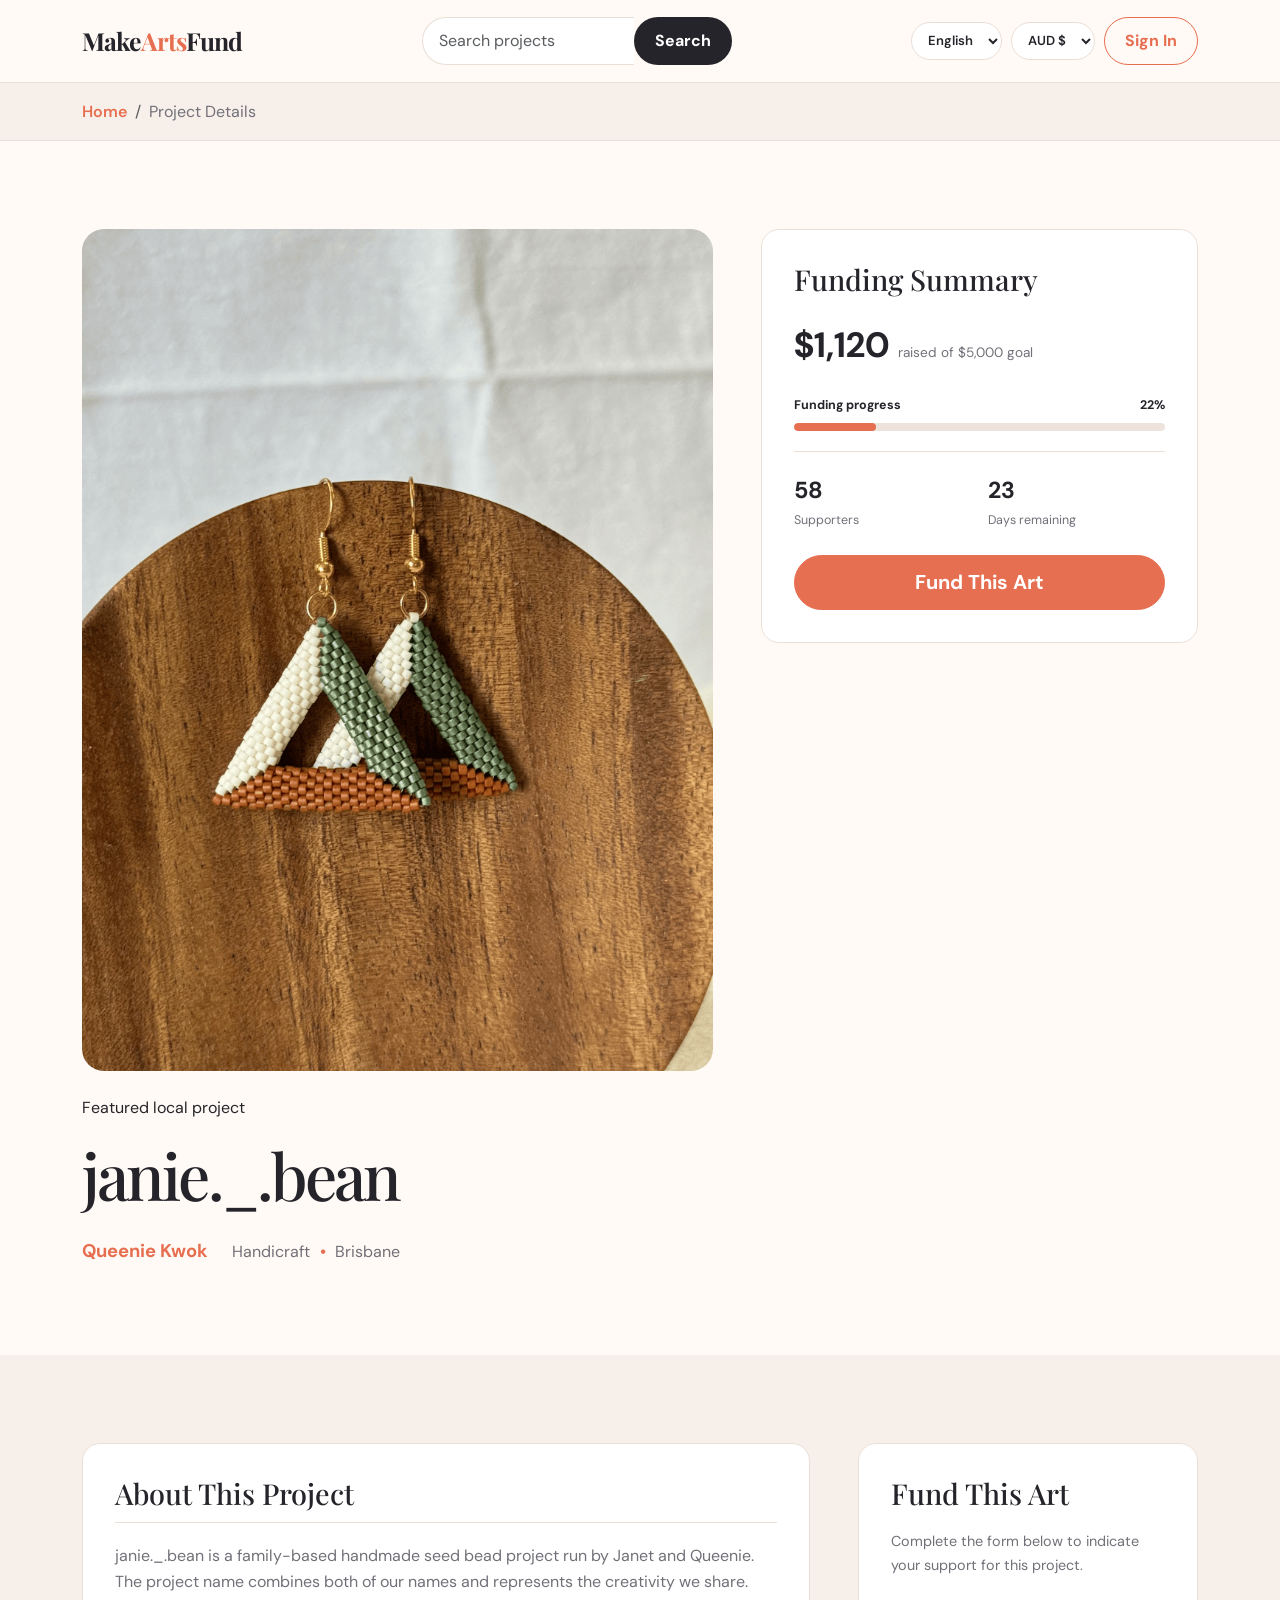
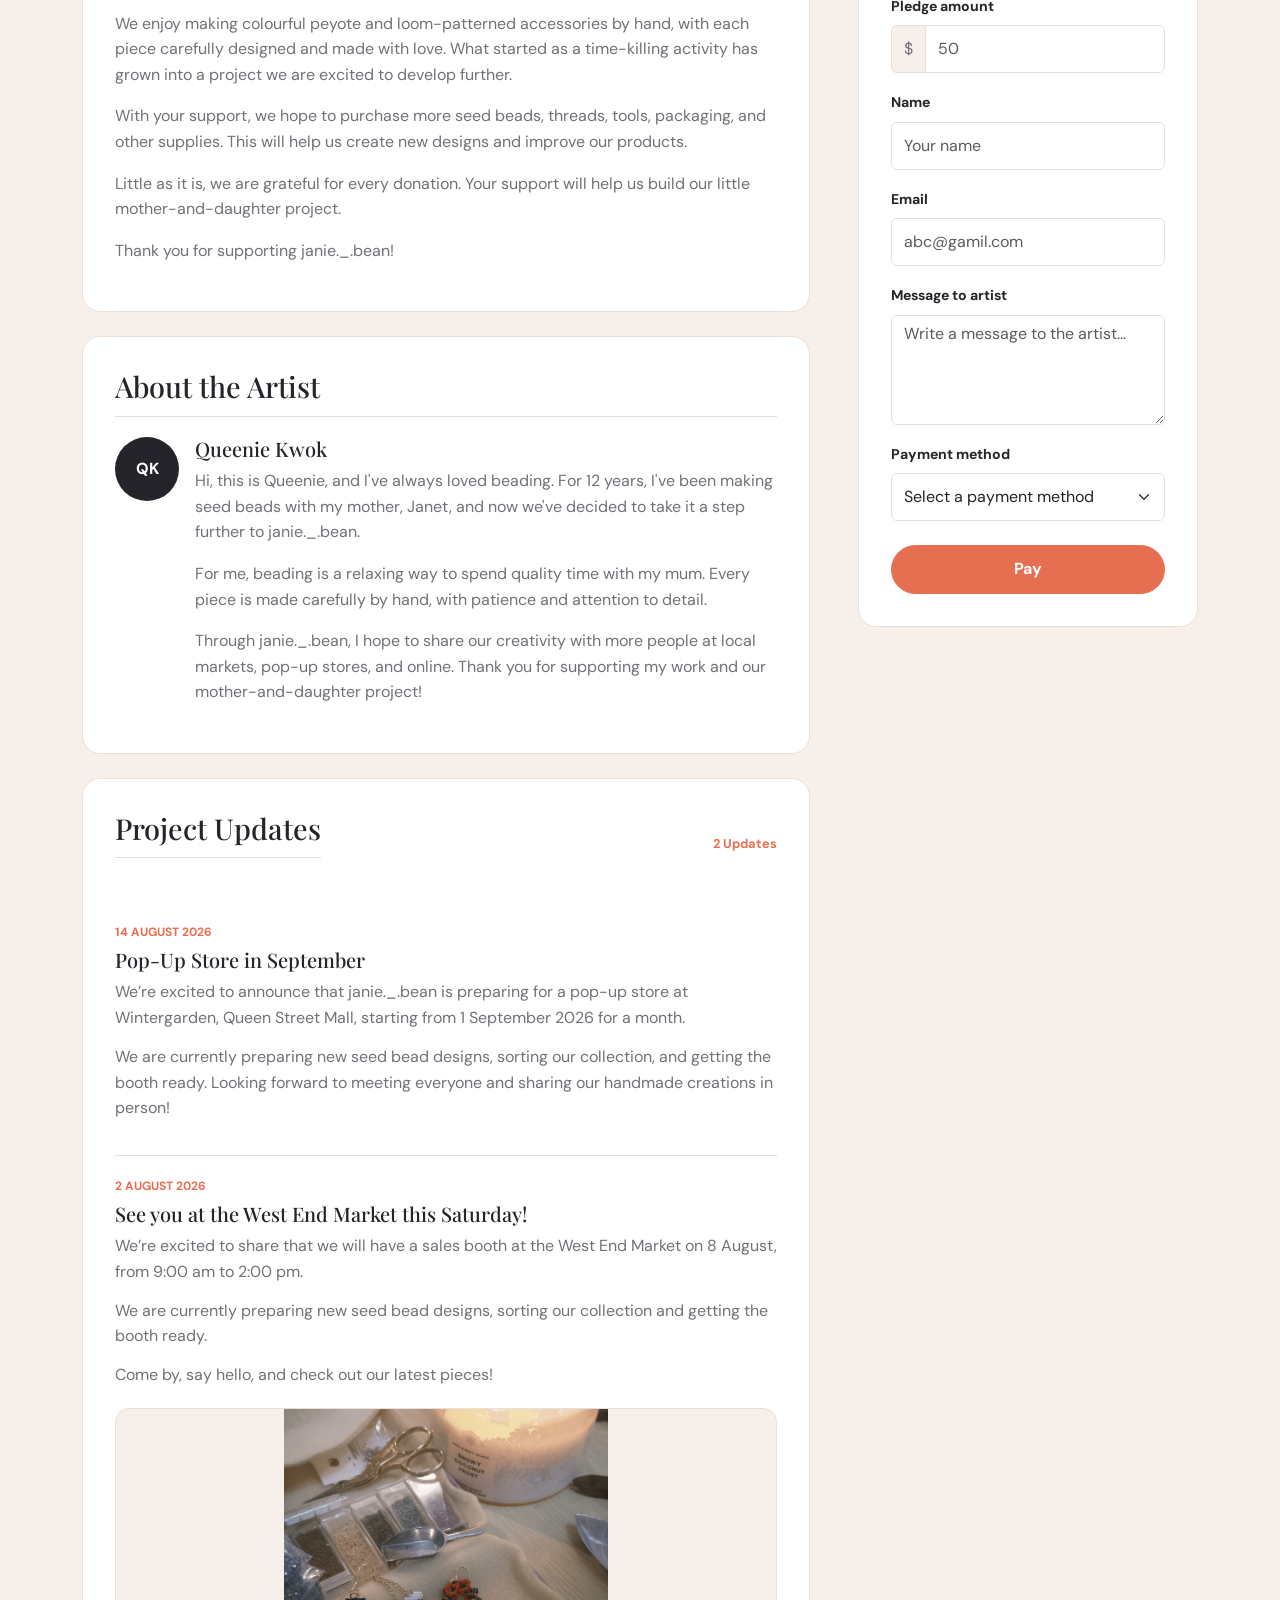
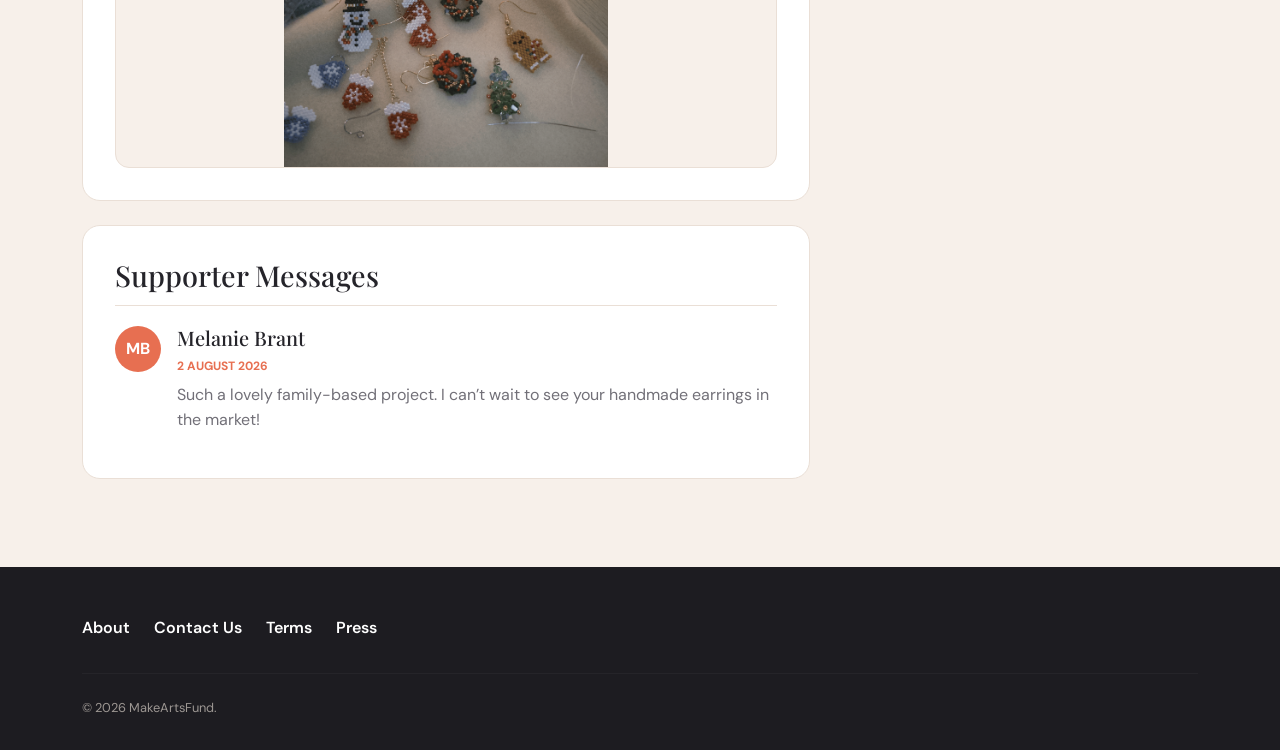
<file: 12876615_582_A1 4/donation.html>
<!doctype html>
<html lang="en">
<head>
  <meta charset="utf-8">
  <meta name="viewport" content="width=device-width, initial-scale=1">
  <meta name="description" content="View the janie._.bean handmade seed bead project and support Queenie and Janet in Brisbane.">
  <title>janie._.bean | MakeArtsFund</title>

  <link href="https://cdn.jsdelivr.net/npm/bootstrap@5.3.3/dist/css/bootstrap.min.css" rel="stylesheet">
  <link rel="stylesheet" href="css/styles.css">
</head>

<body>
  <a class="skip-link" href="#main-content">Skip to main content</a>

  <!-- Same header -->
  <header>
    <nav class="navbar navbar-expand-lg site-navbar" aria-label="Primary navigation">
      <div class="container">
        <a class="navbar-brand brand-mark" href="index.html">Make<span>Arts</span>Fund</a>

        <button class="navbar-toggler" type="button" data-bs-toggle="collapse" data-bs-target="#mainNav" aria-controls="mainNav" aria-expanded="false" aria-label="Toggle navigation">
          <span class="navbar-toggler-icon"></span>
        </button>

        <div class="collapse navbar-collapse" id="mainNav">
          <form class="search-form mx-lg-auto my-3 my-lg-0" role="search">
            <label class="visually-hidden" for="project-search">Search creative projects</label>
            <input id="project-search" class="form-control" type="search" placeholder="Search projects" aria-label="Search creative projects">
            <button class="btn btn-search" type="submit">Search</button>
          </form>

          <ul class="navbar-nav ms-lg-3 align-items-lg-center header-actions">
            <li class="nav-item">
              <label class="visually-hidden" for="language-select">Language</label>
              <select id="language-select" class="header-select" aria-label="Language">
                <option>English</option>
                <option>中文</option>
              </select>
            </li>
            <li class="nav-item">
              <label class="visually-hidden" for="currency-select">Currency</label>
              <select id="currency-select" class="header-select" aria-label="Currency">
                <option>AUD $</option>
                <option>USD $</option>
                <option>HKD $</option>
              </select>
            </li>
            <li class="nav-item">
              <a class="btn btn-outline-coral sign-in-button" href="#">Sign In</a>
            </li>
          </ul>
        </div>
      </div>
    </nav>
  </header>

  <main id="main-content">
    <!-- Breadcrumb -->
    <section class="details-breadcrumb">
      <div class="container">
        <nav aria-label="Breadcrumb">
          <ol class="breadcrumb mb-0">
            <li class="breadcrumb-item"><a href="index.html">Home</a></li>
            <li class="breadcrumb-item active" aria-current="page">Project Details</li>
          </ol>
        </nav>
      </div>
    </section>

    <!-- Project overview -->
    <section class="details-hero section-padding">
      <div class="container">
        <div class="row g-5 align-items-start">
          <div class="col-lg-7">
            <img class="details-project-image" src="img/janie._.bead.png" alt="Handmade seed bead earrings from the janie._.bean project">

            <div class="project-heading mt-4">
              <p class="eyebrow">Featured local project</p>
              <h1>janie._.bean</h1>

              <div class="project-detail-meta">
                <span class="detail-artist-name">Queenie Kwok</span>
                <span>
                  Handicraft
                  <b class="meta-separator">•</b>
                  Brisbane
                </span>
              </div>
            </div>
          </div>

          <!-- Funding summary -->
          <div class="col-lg-5">
            <aside class="funding-card" aria-labelledby="funding-summary-heading">
              <h2 id="funding-summary-heading">Funding Summary</h2>

              <div class="funding-amount">
                <strong>$1,120</strong>
                <span>raised of $5,000 goal</span>
              </div>

              <div class="progress-label">
                <span>Funding progress</span>
                <span>22%</span>
              </div>

              <div class="progress mb-3" role="progressbar" aria-label="janie._.bean funding progress" aria-valuenow="22" aria-valuemin="0" aria-valuemax="100">
                <div class="progress-bar" style="width: 22%"></div>
              </div>

              <div class="funding-stats">
                <div>
                  <strong>58</strong>
                  <span>Supporters</span>
                </div>
                <div>
                  <strong>23</strong>
                  <span>Days remaining</span>
                </div>
              </div>

              <a class="btn btn-coral btn-lg w-100 mt-4" href="#donation-form">
                Fund This Art
              </a>
            </aside>
          </div>
        </div>
      </div>
    </section>

    <!-- Project content -->
    <section class="section-padding details-content-section">
      <div class="container">
        <div class="row g-5">
          <div class="col-lg-8">

            <!-- About Project -->
            <article class="content-panel mb-4">
              <h2>About This Project</h2>
              <p>janie._.bean is a family-based handmade seed bead project run by Janet and Queenie. The project name combines both of our names and represents the creativity we share.</p>
              <p>We enjoy making colourful peyote and loom-patterned accessories by hand, with each piece carefully designed and made with love. What started as a time-killing activity has grown into a project we are excited to develop further.</p>
              <p>With your support, we hope to purchase more seed beads, threads, tools, packaging, and other supplies. This will help us create new designs and improve our products.</p>
              <p>Little as it is, we are grateful for every donation. Your support will help us build our little mother-and-daughter project.</p>
              <p>Thank you for supporting janie._.bean!</p>
            </article>

            <!-- About Artist -->
            <article class="content-panel mb-4">
              <h2>About the Artist</h2>
              <div class="artist-profile">
                <div class="artist-avatar">QK</div>
                <div>
                  <h3>Queenie Kwok</h3>
                  <p>Hi, this is Queenie, and I've always loved beading. For 12 years, I've been making seed beads with my mother, Janet, and now we've decided to take it a step further to janie._.bean.</p>
                  <p>For me, beading is a relaxing way to spend quality time with my mum. Every piece is made carefully by hand, with patience and attention to detail.</p>
                  <p>Through janie._.bean, I hope to share our creativity with more people at local markets, pop-up stores, and online. Thank you for supporting my work and our mother-and-daughter project!</p>
                </div>
              </div>
            </article>

            <!-- Project updates -->
            <article class="content-panel mb-4">
              <div class="panel-heading-row">
                <h2>Project Updates</h2>
                <span class="update-count">2 Updates</span>
              </div>

              <div class="update-item">
                <div class="update-date">14 August 2026</div>
                <h3>Pop-Up Store in September</h3>
                <p>We’re excited to announce that janie._.bean is preparing for a pop-up store at Wintergarden, Queen Street Mall, starting from 1 September 2026 for a month.</p>
                <p>We are currently preparing new seed bead designs, sorting our collection, and getting the booth ready. Looking forward to meeting everyone and sharing our handmade creations in person!</p>
              </div>

              <div class="update-item">
                <div class="update-date">2 August 2026</div>
                <h3>See you at the West End Market this Saturday!</h3>
                <p>We’re excited to share that we will have a sales booth at the West End Market on 8 August, from 9:00 am to 2:00 pm.</p>
                <p>We are currently preparing new seed bead designs, sorting our collection and getting the booth ready.</p>
                <p>Come by, say hello, and check out our latest pieces!</p>
                <img class="update-image" src="img/Market.png" alt="janie._.bean booth at the West End Market" loading="lazy">
              </div>
            </article>

            <!-- Supporter msg -->
            <article class="content-panel">
              <h2>Supporter Messages</h2>
              <div class="supporter-message">
                <div class="message-avatar">MB</div>
                <div>
                  <h3>Melanie Brant</h3>
                  <div class="message-date">2 August 2026</div>
                  <p>Such a lovely family-based project. I can’t wait to see your handmade earrings in the market!</p>
                </div>
              </div>
            </article>
          </div>

          <!-- Donation form -->
          <div class="col-lg-4">
            <aside class="donation-card" id="donation-form" aria-labelledby="donation-heading">
              <h2 id="donation-heading">Fund This Art</h2>
              <p class="donation-intro">Complete the form below to indicate your support for this project.</p>

              <form>
                <div class="mb-3">
                  <label class="form-label" for="pledge-amount">Pledge amount</label>
                  <div class="input-group">
                    <span class="input-group-text">$</span>
                    <input id="pledge-amount" class="form-control" type="number" name="pledge-amount" min="1" placeholder="50" required>
                  </div>
                </div>

                <div class="mb-3">
                  <label class="form-label" for="supporter-name">Name</label>
                  <input id="supporter-name" class="form-control" type="text" name="supporter-name" placeholder="Your name" required>
                </div>

                <div class="mb-3">
                  <label class="form-label" for="supporter-email">Email</label>
                  <input id="supporter-email" class="form-control" type="email" name="supporter-email" placeholder="abc@gamil.com" required>
                </div>

                <div class="mb-3">
                  <label class="form-label" for="artist-message">Message to artist</label>
                  <textarea id="artist-message" class="form-control" name="artist-message" rows="4" placeholder="Write a message to the artist..."></textarea>
                </div>

                <div class="mb-4">
                  <label class="form-label" for="payment-method">Payment method</label>
                  <select id="payment-method" class="form-select" name="payment-method" required>
                    <option value="">Select a payment method</option>
                    <option value="card">Credit or debit card</option>
                    <option value="paypal">PayPal</option>
                    <option value="bank-transfer">Bank transfer</option>
                  </select>
                </div>

                <button class="btn btn-coral w-100" type="submit">Pay</button>
              </form>
            </aside>
          </div>
        </div>
      </div>
    </section>
  </main>

  <!-- Footer -->
  <footer class="site-footer">
    <div class="container">
      <div class="footer-links-only">
        <a href="#">About</a>
        <a href="#">Contact Us</a>
        <a href="#">Terms</a>
        <a href="#">Press</a>
      </div>
      <hr>
      <p class="copyright mb-0">© 2026 MakeArtsFund.</p>
    </div>
  </footer>

  <script src="https://cdn.jsdelivr.net/npm/bootstrap@5.3.3/dist/js/bootstrap.bundle.min.js"></script>
</body>
</html>
</file>
<file: 12876615_582_A1 4/css/styles.css>
@import url("https://fonts.googleapis.com/css2?family=DM+Sans:wght@400;500;600;700&family=Playfair+Display:wght@600;700&display=swap");

/* =========================
   Colour variables
   ========================= */

:root {
  --charcoal: #25242a;
  --coral: #e76f51;
  --coral-dark: #c9553b;
  --cream: #fffaf5;
  --tint: #f7f0ea;
  --ash: #727078;
  --line: #eadfd6;
  --white: #ffffff;
}

/* =========================
   General styles
   ========================= */

* {
  box-sizing: border-box;
}

html {
  scroll-behavior: smooth;
}

body {
  margin: 0;
  color: var(--charcoal);
  background: var(--cream);
  font-family: "DM Sans", Arial, sans-serif;
  line-height: 1.6;
}

.skip-link {
  position: absolute;
  top: 10px;
  left: -9999px;
  z-index: 1000;
  padding: 0.6rem 1rem;
  color: var(--white);
  background: var(--charcoal);
}

.skip-link:focus {
  left: 10px;
}

/* =========================
   Navigation bar
   ========================= */

.site-navbar {
  padding: 1rem 0;
  background: rgba(255, 250, 245, 0.96);
  border-bottom: 1px solid var(--line);
}

.brand-mark {
  color: var(--charcoal);
  font-family: "Playfair Display", Georgia, serif;
  font-size: 1.55rem;
  font-weight: 700;
  letter-spacing: -0.04em;
}

.brand-mark span {
  color: var(--coral);
}

.navbar-toggler {
  border-color: var(--line);
}

.navbar-toggler-icon {
  background-image: url("data:image/svg+xml,%3csvg xmlns='http://www.w3.org/2000/svg' viewBox='0 0 30 30'%3e%3cpath stroke='rgb(37,36,42)' stroke-linecap='round' stroke-miterlimit='10' stroke-width='2' d='M4 7h22M4 15h22M4 23h22'/%3e%3c/svg%3e");
}

.search-form {
  display: flex;
  max-width: 310px;
}

.search-form .form-control {
  padding: 0.65rem 1rem;
  background: var(--white);
  border: 1px solid var(--line);
  border-right: 0;
  border-radius: 999px 0 0 999px;
}

.search-form .form-control:focus,
.form-control:focus {
  border-color: var(--coral);
  box-shadow: 0 0 0 0.2rem rgba(231, 111, 81, 0.18);
}

.btn-search {
  padding: 0.65rem 1rem;
  color: var(--white);
  background: var(--charcoal);
  border-radius: 0 999px 999px 0;
}

.btn-search:hover {
  color: var(--white);
  background: var(--coral);
}

.header-actions {
  gap: 0.55rem;
}

.header-select {
  padding: 0.55rem 0.75rem;
  color: var(--charcoal);
  background: var(--white);
  border: 1px solid var(--line);
  border-radius: 999px;
  font-size: 0.82rem;
  font-weight: 600;
}

.header-select:focus {
  border-color: var(--coral);
  outline: 2px solid rgba(231, 111, 81, 0.35);
}

.sign-in-button {
  white-space: nowrap;
}

/* =========================
   Buttons
   ========================= */

.btn {
  padding: 0.7rem 1.25rem;
  font-weight: 700;
  border-radius: 999px;
}

.btn-outline-coral {
  color: var(--coral);
  border: 1px solid var(--coral);
}

.btn-outline-coral:hover {
  color: var(--white);
  background: var(--coral);
}

/* =========================
   Hero and sections
   ========================= */

.hero-section {
  padding: 6rem 0 5.5rem;
  overflow: hidden;
  background: var(--cream);
}

.hero-section h1 {
  max-width: 100%;
  margin: 0;
  font-family: "Playfair Display", Georgia, serif;
  font-size: clamp(2.8rem, 6vw, 5.2rem);
  line-height: 1.06;
  letter-spacing: -0.045em;
  white-space: nowrap;
}

.hero-copy {
  max-width: 680px;
  margin: 1.45rem 0 0;
  color: var(--ash);
  font-size: 1.15rem;
}

.section-padding {
  padding: 5.5rem 0;
}

.section-padding-sm {
  padding: 2.4rem 0;
}

.section-tint {
  background: var(--tint);
}

.section-heading h2 {
  margin-bottom: 0.6rem;
  font-family: "Playfair Display", Georgia, serif;
  font-size: clamp(2rem, 4vw, 3.1rem);
  letter-spacing: -0.035em;
}

/* =========================
   Category buttons
   ========================= */

.category-grid {
  display: grid;
  grid-template-columns: repeat(6, 1fr);
  gap: 1rem;
}

.category-item {
  display: flex;
  min-height: 125px;
  align-items: center;
  justify-content: center;
  padding: 1rem;
  color: var(--charcoal);
  border: 1px solid var(--line);
  border-radius: 18px;
  font-weight: 700;
  text-align: center;
  text-decoration: none;
  flex-direction: column;
  gap: 0.65rem;
  transition: background 0.2s ease, color 0.2s ease, transform 0.2s ease;
}

.category-item span {
  color: var(--coral);
  font-family: Georgia, serif;
  font-size: 2rem;
}

.category-item:hover {
  color: var(--white);
  background: var(--coral);
  transform: translateY(-4px);
}

.category-item:hover span {
  color: var(--white);
}

/* =========================
   How It Works
   ========================= */

.step-card {
  height: 100%;
  padding: 2rem;
  background: var(--white);
  border: 1px solid var(--line);
  border-radius: 18px;
}

.step-number {
  color: var(--coral);
  font-family: "Playfair Display", Georgia, serif;
  font-size: 1.7rem;
}

.step-card h3 {
  margin: 0.9rem 0 0.5rem;
  font-family: "Playfair Display", Georgia, serif;
  font-size: 1.65rem;
}

.step-card p {
  margin-bottom: 0;
  color: var(--ash);
}

/* =========================
   Featured projects
   ========================= */

.featured-heading-row {
  display: flex;
  align-items: end;
  justify-content: space-between;
  gap: 1rem;
}

.project-link {
  display: block;
  color: inherit;
  text-decoration: none;
}

.project-card {
  overflow: hidden;
  background: var(--white);
  border: 1px solid var(--line);
  border-radius: 18px;
  transition: transform 0.2s ease, box-shadow 0.2s ease;
}

.project-card:hover {
  box-shadow: 0 14px 30px rgba(37, 36, 42, 0.1);
  transform: translateY(-5px);
}

.project-image {
  display: block;
  width: 100%;
  height: 230px;
  object-fit: cover;
}

.card-body {
  padding: 1.4rem;
}

.card-body h3,
.success-card h3 {
  margin: 0;
  font-family: "Playfair Display", Georgia, serif;
  font-size: 1.45rem;
}

.artist-name {
  margin: 0.2rem 0 0.8rem;
  color: var(--coral);
  font-size: 0.9rem;
  font-weight: 700;
}

.project-meta {
  margin-bottom: 1.3rem;
  color: var(--ash);
  font-size: 0.82rem;
}

.project-meta span {
  padding: 0 0.35rem;
  color: var(--coral);
}

.progress-label,
.card-footer-info {
  display: flex;
  justify-content: space-between;
  gap: 1rem;
  font-size: 0.78rem;
  font-weight: 700;
}

.progress-label {
  margin-bottom: 0.45rem;
}

.progress {
  height: 8px;
  background: #eee3dc;
  border-radius: 999px;
}

.progress-bar {
  background: var(--coral);
  border-radius: 999px;
}

.card-footer-info {
  margin-top: 1rem;
  color: var(--ash);
}

.card-footer-info strong {
  color: var(--coral);
}

/* =========================
   Success Stories
   ========================= */

.success-section {
  color: var(--white);
  background: var(--charcoal);
}

.success-card {
  height: 100%;
  padding-bottom: 1.5rem;
  overflow: hidden;
  background: #302f36;
  border: 1px solid rgba(255, 255, 255, 0.13);
  border-radius: 18px;
}

.success-image {
  display: block;
  width: 100%;
  height: 260px;
  object-fit: cover;
}

.success-content {
  display: flex;
  align-items: center;
  justify-content: space-between;
  gap: 1rem;
  padding: 1.25rem 1.5rem 0.8rem;
}

.success-content p {
  margin: 0;
  color: #d7d0cb;
}

.success-card > p {
  padding: 0 1.5rem;
  color: #d7d0cb;
}

.completed-label {
  display: inline-flex;
  align-items: center;
  justify-content: center;
  padding: 0.4rem 0.75rem;
  color: #27623e;
  background: #b7e0c4;
  border-radius: 999px;
  font-size: 0.75rem;
  font-weight: 700;
  white-space: nowrap;
}

/* =========================
   Footer
   ========================= */

.site-footer {
  padding: 3rem 0 2rem;
  color: #d7d0cb;
  background: #1d1c21;
}

.footer-links-only {
  display: flex;
  flex-wrap: wrap;
  gap: 1.5rem;
}

.footer-links-only a {
  color: var(--white);
  font-weight: 600;
  text-decoration: none;
}

.footer-links-only a:hover {
  color: var(--coral);
}

.site-footer hr {
  margin: 2rem 0 1.5rem;
  border-color: rgba(255, 255, 255, 0.16);
}

.copyright {
  color: #9d9793 !important;
  font-size: 0.8rem;
}

/* =========================
   Responsive layout
   ========================= */

@media (max-width: 991.98px) {
  .search-form {
    max-width: none;
  }

  .header-actions {
    align-items: flex-start !important;
  }

  .header-select {
    margin: 0.35rem 0;
  }

  .sign-in-button {
    display: inline-block;
    margin-top: 0.35rem;
  }

  .category-grid {
    grid-template-columns: repeat(3, 1fr);
  }
}

@media (max-width: 575.98px) {
  .hero-section {
    padding: 4rem 0;
  }

  .hero-section h1 {
    font-size: 2.8rem;
    white-space: normal;
  }

  .section-padding {
    padding: 4rem 0;
  }

  .featured-heading-row {
    align-items: flex-start;
    flex-direction: column;
  }

  .category-grid {
    grid-template-columns: repeat(2, 1fr);
    gap: 0.75rem;
  }

  .category-item {
    min-height: 112px;
    font-size: 0.9rem;
  }

  .project-image {
    height: 200px;
  }

  .success-image {
    height: 220px;
  }

  .success-content {
    align-items: flex-start;
    flex-direction: column;
  }

  .footer-links-only {
    gap: 1rem 1.25rem;
  }
}


/* =========================
   Donation Page
   ========================= */

@import url("https://fonts.googleapis.com/css2?family=DM+Sans:wght@400;500;600;700&family=Playfair+Display:wght@600;700&display=swap");

/* =========================
   Shared colour variables
   ========================= */

:root {
  --charcoal: #25242a;
  --coral: #e76f51;
  --coral-dark: #c9553b;
  --cream: #fffaf5;
  --tint: #f7f0ea;
  --ash: #727078;
  --line: #eadfd6;
  --white: #ffffff;
}

/* =========================
   General styles
   ========================= */

* {
  box-sizing: border-box;
}

html {
  scroll-behavior: smooth;
}

body {
  margin: 0;
  color: var(--charcoal);
  background: var(--cream);
  font-family: "DM Sans", Arial, sans-serif;
  line-height: 1.6;
}

.skip-link {
  position: absolute;
  top: 10px;
  left: -9999px;
  z-index: 1000;
  padding: 0.6rem 1rem;
  color: var(--white);
  background: var(--charcoal);
}

.skip-link:focus {
  left: 10px;
}

/* =========================
   Shared navigation
   ========================= */

.site-navbar {
  padding: 1rem 0;
  background: rgba(255, 250, 245, 0.96);
  border-bottom: 1px solid var(--line);
}

.brand-mark {
  color: var(--charcoal);
  font-family: "Playfair Display", Georgia, serif;
  font-size: 1.55rem;
  font-weight: 700;
  letter-spacing: -0.04em;
}

.brand-mark span {
  color: var(--coral);
}

.navbar-toggler {
  border-color: var(--line);
}

.navbar-toggler-icon {
  background-image: url("data:image/svg+xml,%3csvg xmlns='http://www.w3.org/2000/svg' viewBox='0 0 30 30'%3e%3cpath stroke='rgb(37,36,42)' stroke-linecap='round' stroke-miterlimit='10' stroke-width='2' d='M4 7h22M4 15h22M4 23h22'/%3e%3c/svg%3e");
}

.search-form {
  display: flex;
  max-width: 310px;
}

.search-form .form-control {
  padding: 0.65rem 1rem;
  background: var(--white);
  border: 1px solid var(--line);
  border-right: 0;
  border-radius: 999px 0 0 999px;
}

.search-form .form-control:focus,
.form-control:focus {
  border-color: var(--coral);
  box-shadow: 0 0 0 0.2rem rgba(231, 111, 81, 0.18);
}

.btn-search {
  padding: 0.65rem 1rem;
  color: var(--white);
  background: var(--charcoal);
  border-radius: 0 999px 999px 0;
}

.btn-search:hover {
  color: var(--white);
  background: var(--coral);
}

.header-actions {
  gap: 0.55rem;
}

.header-select {
  padding: 0.55rem 0.75rem;
  color: var(--charcoal);
  background: var(--white);
  border: 1px solid var(--line);
  border-radius: 999px;
  font-size: 0.82rem;
  font-weight: 600;
}

.header-select:focus {
  border-color: var(--coral);
  outline: 2px solid rgba(231, 111, 81, 0.35);
}

.sign-in-button {
  white-space: nowrap;
}

/* =========================
   Shared buttons
   ========================= */

.btn {
  padding: 0.7rem 1.25rem;
  font-weight: 700;
  border-radius: 999px;
}

.btn-coral {
  color: var(--white);
  background: var(--coral);
  border: 1px solid var(--coral);
}

.btn-coral:hover {
  color: var(--white);
  background: var(--coral-dark);
  border-color: var(--coral-dark);
}

.btn-outline-coral {
  color: var(--coral);
  border: 1px solid var(--coral);
}

.btn-outline-coral:hover {
  color: var(--white);
  background: var(--coral);
}

/* =========================
   Fundraiser details page
   ========================= */

.details-breadcrumb {
  padding: 1rem 0;
  background: var(--tint);
  border-bottom: 1px solid var(--line);
}

.details-breadcrumb a {
  color: var(--coral);
  font-weight: 600;
  text-decoration: none;
}

.details-breadcrumb .breadcrumb-item.active {
  color: var(--ash);
}

.details-hero {
  background: var(--cream);
}

.details-project-image {
  display: block;
  width: 100%;
  min-height: 390px;
  object-fit: cover;
  border-radius: 22px;
}

.project-heading h1 {
  margin-bottom: 1rem;
  font-family: "Playfair Display", Georgia, serif;
  font-size: clamp(2.4rem, 5vw, 4rem);
  letter-spacing: -0.045em;
}

.project-detail-meta {
  display: flex;
  flex-wrap: wrap;
  align-items: center;
  gap: 0.75rem 1.5rem;
  margin-top: 1.5rem;
  color: var(--ash);
  font-size: 1rem;
}

.detail-artist-name {
  color: var(--coral);
  font-size: 1.15rem;
  font-weight: 700;
}

.meta-separator {
  padding: 0 0.35rem;
  color: var(--coral);
  font-weight: 700;
}

.funding-card,
.donation-card,
.content-panel {
  padding: 2rem;
  background: var(--white);
  border: 1px solid var(--line);
  border-radius: 18px;
}

.funding-card,
.donation-card {
  position: sticky;
  top: 2rem;
}

.funding-card h2,
.donation-card h2,
.content-panel h2 {
  margin-bottom: 1.25rem;
  font-family: "Playfair Display", Georgia, serif;
  font-size: 1.8rem;
}

.funding-amount {
  display: flex;
  align-items: baseline;
  gap: 0.5rem;
  margin-bottom: 1.4rem;
}

.funding-amount strong {
  font-size: 2.2rem;
}

.funding-amount span {
  color: var(--ash);
  font-size: 0.85rem;
}

.funding-stats {
  display: grid;
  grid-template-columns: repeat(2, 1fr);
  gap: 1rem;
  margin-top: 1.25rem;
  padding-top: 1.25rem;
  border-top: 1px solid var(--line);
}

.funding-stats div {
  display: flex;
  flex-direction: column;
  gap: 0.15rem;
}

.funding-stats strong {
  font-size: 1.45rem;
}

.funding-stats span {
  color: var(--ash);
  font-size: 0.78rem;
}

.details-content-section {
  background: var(--tint);
}

.content-panel h2 {
  padding-bottom: 0.75rem;
  border-bottom: 1px solid var(--line);
}

.content-panel p {
  color: var(--ash);
}

.artist-profile {
  display: flex;
  align-items: flex-start;
  gap: 1rem;
}

.artist-avatar,
.message-avatar {
  display: grid;
  flex: 0 0 auto;
  place-items: center;
  color: var(--white);
  background: var(--coral);
  border-radius: 50%;
  font-weight: 700;
}

.artist-avatar {
  width: 64px;
  height: 64px;
  background: var(--charcoal);
}

.message-avatar {
  width: 46px;
  height: 46px;
}

.artist-profile h3,
.supporter-message h3,
.update-item h3 {
  margin-bottom: 0.45rem;
  font-family: "Playfair Display", Georgia, serif;
  font-size: 1.25rem;
}

.panel-heading-row {
  display: flex;
  align-items: center;
  justify-content: space-between;
  gap: 1rem;
}

.update-count {
  color: var(--coral);
  font-size: 0.8rem;
  font-weight: 700;
}

.update-item {
  padding: 1.25rem 0;
  border-bottom: 1px solid var(--line);
}

.update-item:last-child {
  padding-bottom: 0;
  border-bottom: 0;
}

.update-date {
  margin-bottom: 0.3rem;
  color: var(--coral);
  font-size: 0.78rem;
  font-weight: 700;
  text-transform: uppercase;
}

.update-image {
  display: block;
  width: 100%;
  height: auto;
  max-height: 360px;
  margin-top: 1.25rem;
  object-fit: contain;
  object-position: center;
  background: var(--tint);
  border: 1px solid var(--line);
  border-radius: 14px;
}

.supporter-message {
  display: flex;
  align-items: flex-start;
  gap: 1rem;
}

.message-date {
  margin-bottom: 0.4rem;
  color: var(--coral);
  font-size: 0.78rem;
  font-weight: 700;
  text-transform: uppercase;
}

.donation-intro {
  color: var(--ash);
  font-size: 0.9rem;
}

.donation-card .form-label {
  color: var(--charcoal);
  font-size: 0.88rem;
  font-weight: 700;
}

.donation-card .form-control,
.donation-card .form-select,
.donation-card .input-group-text {
  min-height: 48px;
  border-color: var(--line);
}

.donation-card textarea.form-control {
  min-height: 110px;
  resize: vertical;
}

.donation-card .input-group-text {
  color: var(--ash);
  background: var(--tint);
}

/* =========================
   Responsive layout
   ========================= */

@media (max-width: 991.98px) {
  .search-form {
    max-width: none;
  }

  .header-actions {
    align-items: flex-start !important;
  }

  .header-select {
    margin: 0.35rem 0;
  }

  .funding-card,
  .donation-card {
    position: static;
  }
}

@media (max-width: 575.98px) {
  .details-project-image {
    min-height: 260px;
  }

  .funding-card,
  .donation-card,
  .content-panel {
    padding: 1.4rem;
  }

  .funding-amount {
    align-items: flex-start;
    flex-direction: column;
    gap: 0;
  }

  .update-image {
    max-height: 260px;
  }

  .panel-heading-row,
  .artist-profile,
  .supporter-message {
    align-items: flex-start;
  }

  .panel-heading-row {
    flex-direction: column;
    gap: 0.25rem;
  }
}





/* =========================
   Campaign Page
   ========================= */

.dashboard-section {
  padding: 3rem 0 5.5rem;
  background: var(--tint);
}

.dashboard-role {
  display: inline-flex;
  align-items: center;
  min-height: 42px;
  color: var(--charcoal);
  font-size: 0.9rem;
  font-weight: 700;
  white-space: nowrap;
}

.dashboard-toolbar {
  display: flex;
  align-items: end;
  justify-content: space-between;
  gap: 1.5rem;
  padding: 1.5rem;
  background: var(--white);
  border: 1px solid var(--line);
  border-radius: 16px;
}

.campaign-selection .form-label {
  margin-bottom: 0.5rem;
  color: var(--charcoal);
  font-size: 1.2rem;
  font-weight: 700;
}

.campaign-selector {
  min-width: 300px;
  border-color: var(--line);
}

.status-badge,
.table-status {
  display: inline-flex;
  align-items: center;
  justify-content: center;
  width: fit-content;
  padding: 0.35rem 0.7rem;
  border-radius: 999px;
  font-size: 0.75rem;
  font-weight: 700;
  white-space: nowrap;
}

.status-active,
.status-received {
  color: #27623e;
  background: #e7f4ec;
}

.status-pending {
  color: #886116;
  background: #fff4d7;
}

.stat-card {
  display: flex;
  height: 100%;
  min-height: 155px;
  flex-direction: column;
  justify-content: center;
  padding: 1.5rem;
  background: var(--white);
  border: 1px solid var(--line);
  border-radius: 18px;
}

.stat-card-emphasis .stat-label {
  margin-bottom: 0.7rem;
  font-size: 1rem;
}

.stat-card-emphasis .stat-value {
  font-size: 2.35rem;
}

.stat-label {
  color: var(--ash);
  font-weight: 700;
  letter-spacing: 0.04em;
  text-transform: uppercase;
}

.stat-value {
  display: block;
  font-family: "Playfair Display", Georgia, serif;
  line-height: 1.1;
}

.stat-note {
  margin-top: 0.35rem;
  color: var(--ash);
  font-size: 0.8rem;
}

.dashboard-panel {
  padding: 2rem;
  background: var(--white);
  border: 1px solid var(--line);
  border-radius: 18px;
}

.dashboard-panel h2 {
  margin-bottom: 0;
  font-family: "Playfair Display", Georgia, serif;
  font-size: 1.8rem;
}

.panel-heading-row {
  display: flex;
  align-items: center;
  justify-content: space-between;
  gap: 1rem;
  margin-bottom: 1.5rem;
}

.percentage-label {
  color: var(--coral);
  font-size: 1.6rem;
  font-weight: 700;
}

.campaign-progress {
  height: 14px;
  margin-bottom: 1.5rem;
}

.funding-breakdown {
  display: grid;
  grid-template-columns: repeat(3, 1fr);
  gap: 1rem;
  padding: 1.25rem 0;
  border-top: 1px solid var(--line);
  border-bottom: 1px solid var(--line);
}

.funding-breakdown div {
  display: flex;
  flex-direction: column;
  gap: 0.2rem;
}

.funding-breakdown span {
  color: var(--ash);
  font-size: 0.78rem;
}

.funding-breakdown strong {
  font-size: 1.1rem;
}

.campaign-message {
  margin-top: 1.25rem;
  padding: 1rem;
  background: var(--tint);
  border-left: 4px solid var(--coral);
  border-radius: 0 10px 10px 0;
}

.campaign-message strong {
  display: block;
  margin-bottom: 0.3rem;
}

.campaign-message p {
  margin: 0;
  color: var(--ash);
}

.campaign-details-list {
  margin: 0 0 1.5rem;
}

.campaign-details-list div {
  display: flex;
  justify-content: space-between;
  gap: 1rem;
  padding: 0.85rem 0;
  border-bottom: 1px solid var(--line);
}

.campaign-details-list div:last-child {
  border-bottom: 0;
}

.campaign-details-list dt {
  color: var(--ash);
  font-size: 0.85rem;
  font-weight: 500;
}

.campaign-details-list dd {
  margin: 0;
  color: var(--charcoal);
  font-size: 0.85rem;
  font-weight: 700;
  text-align: right;
}

.panel-note {
  color: var(--ash);
  font-size: 0.8rem;
}

.dashboard-table {
  min-width: 650px;
  margin-bottom: 0;
  color: var(--charcoal);
  vertical-align: middle;
}

.dashboard-table thead th {
  padding: 0.8rem 1rem;
  color: var(--ash);
  background: var(--tint);
  border-bottom: 1px solid var(--line);
  font-size: 0.75rem;
  text-transform: uppercase;
}

.dashboard-table tbody th,
.dashboard-table tbody td {
  padding: 1rem;
  border-color: var(--line);
  font-size: 0.86rem;
}

.dashboard-table tbody th {
  font-weight: 700;
}

.dashboard-panel .form-label {
  color: var(--charcoal);
  font-size: 0.85rem;
  font-weight: 700;
}

.dashboard-panel .form-control,
.dashboard-panel .form-select,
.dashboard-panel .input-group-text {
  min-height: 48px;
  border-color: var(--line);
}

.dashboard-panel textarea.form-control {
  min-height: auto;
  white-space: pre-wrap;
}

.dashboard-panel .input-group-text {
  color: var(--ash);
  background: var(--tint);
}

.update-editor {
  padding: 1.25rem;
  background: var(--tint);
  border-radius: 14px;
}

.update-editor .form-label {
  margin-bottom: 0.6rem;
}

.updates-list {
  width: 100%;
  max-width: 100%;
  overflow: hidden;
}

.update-item {
  width: 100%;
  max-width: 100%;
  padding: 1.3rem 0;
  overflow-wrap: anywhere;
  border-bottom: 1px solid var(--line);
}

.update-item:last-child {
  padding-bottom: 0;
  border-bottom: 0;
}

.update-date,
.message-date {
  margin-bottom: 0.35rem;
  color: var(--coral);
  font-size: 0.75rem;
  font-weight: 700;
  text-transform: uppercase;
}

.update-item h3,
.supporter-message h3 {
  margin-bottom: 0.45rem;
  font-family: "Playfair Display", Georgia, serif;
  font-size: 1.25rem;
}

.update-item p,
.supporter-message p {
  max-width: 100%;
  margin-bottom: 0.85rem;
  color: var(--ash);
  overflow-wrap: anywhere;
}

.update-image {
  display: block;
  width: 100%;
  height: auto;
  max-height: 360px;
  margin-top: 1.25rem;
  object-fit: contain;
  object-position: center;
  background: var(--tint);
  border: 1px solid var(--line);
  border-radius: 14px;
}

.supporter-message {
  display: flex;
  align-items: flex-start;
  gap: 1rem;
}

.message-avatar {
  display: grid;
  flex: 0 0 auto;
  width: 46px;
  height: 46px;
  place-items: center;
  color: var(--white);
  background: var(--coral);
  border-radius: 50%;
  font-weight: 700;
}

@media (max-width: 767.98px) {
  .dashboard-toolbar {
    align-items: stretch;
    flex-direction: column;
  }

  .campaign-selector {
    min-width: 100%;
  }

  .funding-breakdown {
    grid-template-columns: 1fr;
  }

  .campaign-details-list div {
    align-items: flex-start;
    flex-direction: column;
    gap: 0.25rem;
  }

  .campaign-details-list dd {
    text-align: left;
  }
}

@media (max-width: 575.98px) {
  .dashboard-section {
    padding: 2rem 0 4rem;
  }

  .dashboard-panel,
  .dashboard-toolbar {
    padding: 1.4rem;
  }

  .panel-heading-row {
    align-items: flex-start;
    flex-direction: column;
  }

  .stat-card-emphasis .stat-value {
    font-size: 2rem;
  }

  .update-image {
    max-height: 260px;
  }
}


/* =========================
   Campaign page 2.0
   ========================= */

.campaign-overview-heading {
  margin-bottom: 1.5rem;
}

.campaign-overview-heading h1 {
  margin-bottom: 0.6rem;
  font-family: "Playfair Display", Georgia, serif;
  font-size: clamp(2rem, 4vw, 3.1rem);
  letter-spacing: -0.035em;
}

/* Match the Save Changes button styling */
#project-information-heading + .status-badge {
  flex-shrink: 0;
}

#project-information-heading ~ .btn,
section[aria-labelledby="project-information-heading"] .btn {
  color: var(--white);
  background: var(--coral);
  border: 1px solid var(--coral);
}

section[aria-labelledby="project-information-heading"] .btn:hover {
  color: var(--white);
  background: var(--coral-dark);
  border-color: var(--coral-dark);
}



/* =========================
   Admin Dashboard Page
   ========================= */
@import url("https://fonts.googleapis.com/css2?family=DM+Sans:wght@400;500;600;700&family=Playfair+Display:wght@600;700&display=swap");

/* =========================
   Shared colour variables
   ========================= */

:root {
  --charcoal: #25242a;
  --coral: #e76f51;
  --coral-dark: #c9553b;
  --cream: #fffaf5;
  --tint: #f7f0ea;
  --ash: #727078;
  --line: #eadfd6;
  --white: #ffffff;
}

/* =========================
   General styles
   ========================= */

* {
  box-sizing: border-box;
}

html {
  scroll-behavior: smooth;
}

body {
  margin: 0;
  color: var(--charcoal);
  background: var(--cream);
  font-family: "DM Sans", Arial, sans-serif;
  line-height: 1.6;
}

.skip-link {
  position: absolute;
  top: 10px;
  left: -9999px;
  z-index: 1000;
  padding: 0.6rem 1rem;
  color: var(--white);
  background: var(--charcoal);
}

.skip-link:focus {
  left: 10px;
}

/* =========================
   Shared navigation
   ========================= */

.site-navbar {
  padding: 1rem 0;
  background: rgba(255, 250, 245, 0.96);
  border-bottom: 1px solid var(--line);
}

.brand-mark {
  color: var(--charcoal);
  font-family: "Playfair Display", Georgia, serif;
  font-size: 1.55rem;
  font-weight: 700;
  letter-spacing: -0.04em;
}

.brand-mark span {
  color: var(--coral);
}

.navbar-toggler {
  border-color: var(--line);
}

.navbar-toggler-icon {
  background-image: url("data:image/svg+xml,%3csvg xmlns='http://www.w3.org/2000/svg' viewBox='0 0 30 30'%3e%3cpath stroke='rgb(37,36,42)' stroke-linecap='round' stroke-miterlimit='10' stroke-width='2' d='M4 7h22M4 15h22M4 23h22'/%3e%3c/svg%3e");
}

.search-form {
  display: flex;
  max-width: 310px;
}

.search-form .form-control {
  padding: 0.65rem 1rem;
  background: var(--white);
  border: 1px solid var(--line);
  border-right: 0;
  border-radius: 999px 0 0 999px;
}

.search-form .form-control:focus,
.form-control:focus {
  border-color: var(--coral);
  box-shadow: 0 0 0 0.2rem rgba(231, 111, 81, 0.18);
}

.btn-search {
  padding: 0.65rem 1rem;
  color: var(--white);
  background: var(--charcoal);
  border-radius: 0 999px 999px 0;
}

.btn-search:hover {
  color: var(--white);
  background: var(--coral);
}

.header-actions {
  gap: 0.55rem;
}

.header-select {
  padding: 0.55rem 0.75rem;
  color: var(--charcoal);
  background: var(--white);
  border: 1px solid var(--line);
  border-radius: 999px;
  font-size: 0.82rem;
  font-weight: 600;
}

.header-select:focus {
  border-color: var(--coral);
  outline: 2px solid rgba(231, 111, 81, 0.35);
}

.sign-in-button {
  white-space: nowrap;
}

/* =========================
   Shared buttons
   ========================= */

.btn {
  padding: 0.7rem 1.25rem;
  font-weight: 700;
  border-radius: 999px;
}

.btn-coral {
  color: var(--white);
  background: var(--coral);
  border: 1px solid var(--coral);
}

.btn-coral:hover {
  color: var(--white);
  background: var(--coral-dark);
  border-color: var(--coral-dark);
}

.btn-outline-coral {
  color: var(--coral);
  border: 1px solid var(--coral);
}

.btn-outline-coral:hover {
  color: var(--white);
  background: var(--coral);
}

/* =========================
   Homepage shared sections
   ========================= */

.hero-section {
  padding: 6rem 0 5.5rem;
  overflow: hidden;
  background: var(--cream);
}

.hero-section h1 {
  max-width: 100%;
  margin: 0;
  font-family: "Playfair Display", Georgia, serif;
  font-size: clamp(2.8rem, 6vw, 5.2rem);
  line-height: 1.06;
  letter-spacing: -0.045em;
  white-space: nowrap;
}

.hero-copy {
  max-width: 680px;
  margin: 1.45rem 0 0;
  color: var(--ash);
  font-size: 1.15rem;
}

.section-padding {
  padding: 5.5rem 0;
}

.section-padding-sm {
  padding: 2.4rem 0;
}

.section-tint {
  background: var(--tint);
}

.section-heading h1,
.section-heading h2 {
  margin-bottom: 0.6rem;
  font-family: "Playfair Display", Georgia, serif;
  font-size: clamp(2rem, 4vw, 3.1rem);
  letter-spacing: -0.035em;
}

.category-grid {
  display: grid;
  grid-template-columns: repeat(6, 1fr);
  gap: 1rem;
}

.category-item {
  display: flex;
  min-height: 125px;
  align-items: center;
  justify-content: center;
  padding: 1rem;
  color: var(--charcoal);
  border: 1px solid var(--line);
  border-radius: 18px;
  font-weight: 700;
  text-align: center;
  text-decoration: none;
  flex-direction: column;
  gap: 0.65rem;
  transition: background 0.2s ease, color 0.2s ease, transform 0.2s ease;
}

.category-item span {
  color: var(--coral);
  font-family: Georgia, serif;
  font-size: 2rem;
}

.category-item:hover {
  color: var(--white);
  background: var(--coral);
  transform: translateY(-4px);
}

.category-item:hover span {
  color: var(--white);
}

.step-card {
  height: 100%;
  padding: 2rem;
  background: var(--white);
  border: 1px solid var(--line);
  border-radius: 18px;
}

.step-number {
  color: var(--coral);
  font-family: "Playfair Display", Georgia, serif;
  font-size: 1.7rem;
}

.step-card h3 {
  margin: 0.9rem 0 0.5rem;
  font-family: "Playfair Display", Georgia, serif;
  font-size: 1.65rem;
}

.step-card p {
  margin-bottom: 0;
  color: var(--ash);
}

.featured-heading-row {
  display: flex;
  align-items: end;
  justify-content: space-between;
  gap: 1rem;
}

.project-link {
  display: block;
  color: inherit;
  text-decoration: none;
}

.project-card {
  overflow: hidden;
  background: var(--white);
  border: 1px solid var(--line);
  border-radius: 18px;
  transition: transform 0.2s ease, box-shadow 0.2s ease;
}

.project-card:hover {
  box-shadow: 0 14px 30px rgba(37, 36, 42, 0.1);
  transform: translateY(-5px);
}

.project-image {
  display: block;
  width: 100%;
  height: 230px;
  object-fit: cover;
}

.card-body {
  padding: 1.4rem;
}

.card-body h3,
.success-card h3 {
  margin: 0;
  font-family: "Playfair Display", Georgia, serif;
  font-size: 1.45rem;
}

.artist-name {
  margin: 0.2rem 0 0.8rem;
  color: var(--coral);
  font-size: 0.9rem;
  font-weight: 700;
}

.project-meta {
  margin-bottom: 1.3rem;
  color: var(--ash);
  font-size: 0.82rem;
}

.project-meta span {
  padding: 0 0.35rem;
  color: var(--coral);
}

.progress-label,
.card-footer-info {
  display: flex;
  justify-content: space-between;
  gap: 1rem;
  font-size: 0.78rem;
  font-weight: 700;
}

.progress-label {
  margin-bottom: 0.45rem;
}

.progress {
  height: 8px;
  background: #eee3dc;
  border-radius: 999px;
}

.progress-bar {
  background: var(--coral);
  border-radius: 999px;
}

.card-footer-info {
  margin-top: 1rem;
  color: var(--ash);
}

.card-footer-info strong {
  color: var(--coral);
}

.success-section {
  color: var(--white);
  background: var(--charcoal);
}

.success-card {
  height: 100%;
  padding-bottom: 1.5rem;
  overflow: hidden;
  background: #302f36;
  border: 1px solid rgba(255, 255, 255, 0.13);
  border-radius: 18px;
}

.success-image {
  display: block;
  width: 100%;
  height: 260px;
  object-fit: cover;
}

.success-content {
  display: flex;
  align-items: center;
  justify-content: space-between;
  gap: 1rem;
  padding: 1.25rem 1.5rem 0.8rem;
}

.success-content p,
.success-card > p {
  color: #d7d0cb;
}

.success-content p {
  margin: 0;
}

.success-card > p {
  padding: 0 1.5rem;
}

.completed-label {
  display: inline-flex;
  align-items: center;
  justify-content: center;
  padding: 0.4rem 0.75rem;
  color: #27623e;
  background: #b7e0c4;
  border-radius: 999px;
  font-size: 0.75rem;
  font-weight: 700;
  white-space: nowrap;
}

/* =========================
   Shared footer
   ========================= */

.site-footer {
  padding: 3rem 0 2rem;
  color: #d7d0cb;
  background: #1d1c21;
}

.footer-links-only {
  display: flex;
  flex-wrap: wrap;
  gap: 1.5rem;
}

.footer-links-only a {
  color: var(--white);
  font-weight: 600;
  text-decoration: none;
}

.footer-links-only a:hover {
  color: var(--coral);
}

.site-footer hr {
  margin: 2rem 0 1.5rem;
  border-color: rgba(255, 255, 255, 0.16);
}

.copyright {
  color: #9d9793 !important;
  font-size: 0.8rem;
}

/* =========================
   Campaign and admin dashboard
   ========================= */

.dashboard-role {
  display: inline-flex;
  align-items: center;
  min-height: 42px;
  color: var(--charcoal);
  font-size: 0.9rem;
  font-weight: 700;
  white-space: nowrap;
}

.dashboard-section,
.admin-dashboard-section {
  padding: 3rem 0 5.5rem;
  background: var(--tint);
}

.dashboard-toolbar {
  display: flex;
  align-items: end;
  justify-content: space-between;
  gap: 1.5rem;
  padding: 1.5rem;
  background: var(--white);
  border: 1px solid var(--line);
  border-radius: 16px;
}

.campaign-selection .form-label {
  margin-bottom: 0.5rem;
  color: var(--charcoal);
  font-size: 1.2rem;
  font-weight: 700;
}

.campaign-selector {
  min-width: 300px;
  border-color: var(--line);
}

.stat-card,
.admin-stat-card {
  display: flex;
  height: 100%;
  min-height: 150px;
  flex-direction: column;
  justify-content: center;
  padding: 1.5rem;
  background: var(--white);
  border: 1px solid var(--line);
  border-radius: 18px;
}

.stat-card-emphasis .stat-label {
  margin-bottom: 0.7rem;
  font-size: 1rem;
}

.stat-card-emphasis .stat-value,
.admin-stat-value {
  display: block;
  font-family: "Playfair Display", Georgia, serif;
  font-size: 2.35rem;
  line-height: 1.1;
}

.stat-label,
.admin-stat-label {
  color: var(--ash);
  font-weight: 700;
  letter-spacing: 0.04em;
  text-transform: uppercase;
}

.stat-note,
.admin-stat-note {
  display: block;
  margin-top: 0.35rem;
  color: var(--ash);
  font-size: 0.8rem;
}

.admin-stat-link {
  display: block;
  height: 100%;
  color: inherit;
  text-decoration: none;
}

.admin-stat-link:hover .admin-stat-card {
  box-shadow: 0 12px 26px rgba(37, 36, 42, 0.1);
  transform: translateY(-4px);
}

.dashboard-panel,
.admin-panel {
  padding: 2rem;
  background: var(--white);
  border: 1px solid var(--line);
  border-radius: 18px;
}

.dashboard-panel h2,
.admin-panel-heading h2 {
  margin-bottom: 0;
  font-family: "Playfair Display", Georgia, serif;
  font-size: 1.8rem;
}

.panel-heading-row,
.admin-panel-heading {
  display: flex;
  align-items: center;
  justify-content: space-between;
  gap: 1rem;
  margin-bottom: 1.5rem;
}

.admin-heading-actions {
  display: flex;
  align-items: center;
  gap: 0.75rem;
}

.admin-count-badge {
  display: inline-flex;
  align-items: center;
  padding: 0.4rem 0.7rem;
  color: var(--coral);
  background: #fff0eb;
  border-radius: 999px;
  font-size: 0.75rem;
  font-weight: 700;
  white-space: nowrap;
}

.percentage-label {
  color: var(--coral);
  font-size: 1.6rem;
  font-weight: 700;
}

.campaign-progress {
  height: 14px;
  margin-bottom: 1.5rem;
}

.funding-breakdown {
  display: grid;
  grid-template-columns: repeat(3, 1fr);
  gap: 1rem;
  padding: 1.25rem 0;
  border-top: 1px solid var(--line);
  border-bottom: 1px solid var(--line);
}

.funding-breakdown div {
  display: flex;
  flex-direction: column;
  gap: 0.2rem;
}

.funding-breakdown span {
  color: var(--ash);
  font-size: 0.78rem;
}

.funding-breakdown strong {
  font-size: 1.1rem;
}

.campaign-message {
  margin-top: 1.25rem;
  padding: 1rem;
  background: var(--tint);
  border-left: 4px solid var(--coral);
  border-radius: 0 10px 10px 0;
}

.campaign-message strong {
  display: block;
  margin-bottom: 0.3rem;
}

.campaign-message p {
  margin: 0;
  color: var(--ash);
}

.campaign-details-list {
  margin: 0 0 1.5rem;
}

.campaign-details-list div {
  display: flex;
  justify-content: space-between;
  gap: 1rem;
  padding: 0.85rem 0;
  border-bottom: 1px solid var(--line);
}

.campaign-details-list div:last-child {
  border-bottom: 0;
}

.campaign-details-list dt {
  color: var(--ash);
  font-size: 0.85rem;
}

.campaign-details-list dd {
  margin: 0;
  font-size: 0.85rem;
  font-weight: 700;
  text-align: right;
}

.admin-table,
.dashboard-table {
  min-width: 650px;
  margin-bottom: 0;
  vertical-align: middle;
}

.admin-table thead th,
.dashboard-table thead th {
  padding: 0.85rem 1rem;
  color: var(--ash);
  background: var(--tint);
  border-bottom: 1px solid var(--line);
  font-size: 0.75rem;
  text-transform: uppercase;
}

.admin-table tbody th,
.admin-table tbody td,
.dashboard-table tbody th,
.dashboard-table tbody td {
  padding: 1rem;
  border-color: var(--line);
  font-size: 0.84rem;
}

.sort-indicator {
  margin-left: 0.25rem;
  color: var(--coral);
  font-size: 0.95rem;
}

.table-status,
.status-badge {
  display: inline-flex;
  align-items: center;
  justify-content: center;
  padding: 0.35rem 0.7rem;
  border-radius: 999px;
  font-size: 0.75rem;
  font-weight: 700;
  white-space: nowrap;
}

.status-active,
.status-received,
.status-resolved {
  color: #27623e;
  background: #e7f4ec;
}

.status-pending {
  color: #886116;
  background: #fff4d7;
}

.status-suspended {
  color: #963e34;
  background: #fde8e5;
}

.updates-list {
  width: 100%;
  max-width: 100%;
  overflow: hidden;
}

.update-item {
  width: 100%;
  max-width: 100%;
  padding: 1.3rem 0;
  overflow-wrap: anywhere;
  border-bottom: 1px solid var(--line);
}

.update-item:last-child {
  border-bottom: 0;
}

.update-date,
.message-date {
  margin-bottom: 0.35rem;
  color: var(--coral);
  font-size: 0.75rem;
  font-weight: 700;
  text-transform: uppercase;
}

.update-item h3,
.supporter-message h3 {
  margin-bottom: 0.45rem;
  font-family: "Playfair Display", Georgia, serif;
  font-size: 1.25rem;
}

.update-item p,
.supporter-message p {
  max-width: 100%;
  color: var(--ash);
  overflow-wrap: anywhere;
}

.update-image {
  display: block;
  width: 100%;
  height: auto;
  max-height: 360px;
  margin-top: 1.25rem;
  object-fit: contain;
  object-position: center;
  background: var(--tint);
  border: 1px solid var(--line);
  border-radius: 14px;
}

.homepage-project-item {
  display: flex;
  align-items: center;
  justify-content: space-between;
  gap: 1rem;
  padding: 1rem 0;
  border-bottom: 1px solid var(--line);
}

.homepage-project-item:last-of-type {
  border-bottom: 0;
}

.homepage-project-item strong,
.homepage-project-item span {
  display: block;
}

.homepage-project-item strong {
  font-family: "Playfair Display", Georgia, serif;
  font-size: 1.05rem;
}

.homepage-project-item span {
  color: var(--ash);
  font-size: 0.8rem;
}

/* =========================
   Responsive layout
   ========================= */

@media (max-width: 991.98px) {
  .search-form {
    max-width: none;
  }

  .header-actions {
    align-items: flex-start !important;
  }

  .header-select {
    margin: 0.35rem 0;
  }

  .category-grid {
    grid-template-columns: repeat(3, 1fr);
  }
}

@media (max-width: 767.98px) {
  .dashboard-toolbar {
    align-items: stretch;
    flex-direction: column;
  }

  .campaign-selector {
    min-width: 100%;
  }

  .funding-breakdown {
    grid-template-columns: 1fr;
  }

  .campaign-details-list div {
    align-items: flex-start;
    flex-direction: column;
    gap: 0.25rem;
  }

  .campaign-details-list dd {
    text-align: left;
  }

  .admin-panel-heading,
  .panel-heading-row {
    align-items: flex-start;
    flex-direction: column;
  }

  .admin-heading-actions {
    flex-wrap: wrap;
  }

  .homepage-project-item {
    align-items: flex-start;
    flex-direction: column;
  }
}

@media (max-width: 575.98px) {
  .hero-section h1 {
    font-size: 2.8rem;
    white-space: normal;
  }

  .category-grid {
    grid-template-columns: repeat(2, 1fr);
    gap: 0.75rem;
  }

  .category-item {
    min-height: 112px;
    font-size: 0.9rem;
  }

  .project-image {
    height: 200px;
  }

  .success-image {
    height: 220px;
  }

  .dashboard-section,
  .admin-dashboard-section {
    padding: 2rem 0 4rem;
  }

  .dashboard-panel,
  .admin-panel,
  .dashboard-toolbar {
    padding: 1.4rem;
  }

  .stat-card-emphasis .stat-value,
  .admin-stat-value {
    font-size: 2rem;
  }

  .update-image {
    max-height: 260px;
  }

  .footer-links-only {
    gap: 1rem 1.25rem;
  }
}
</file>
